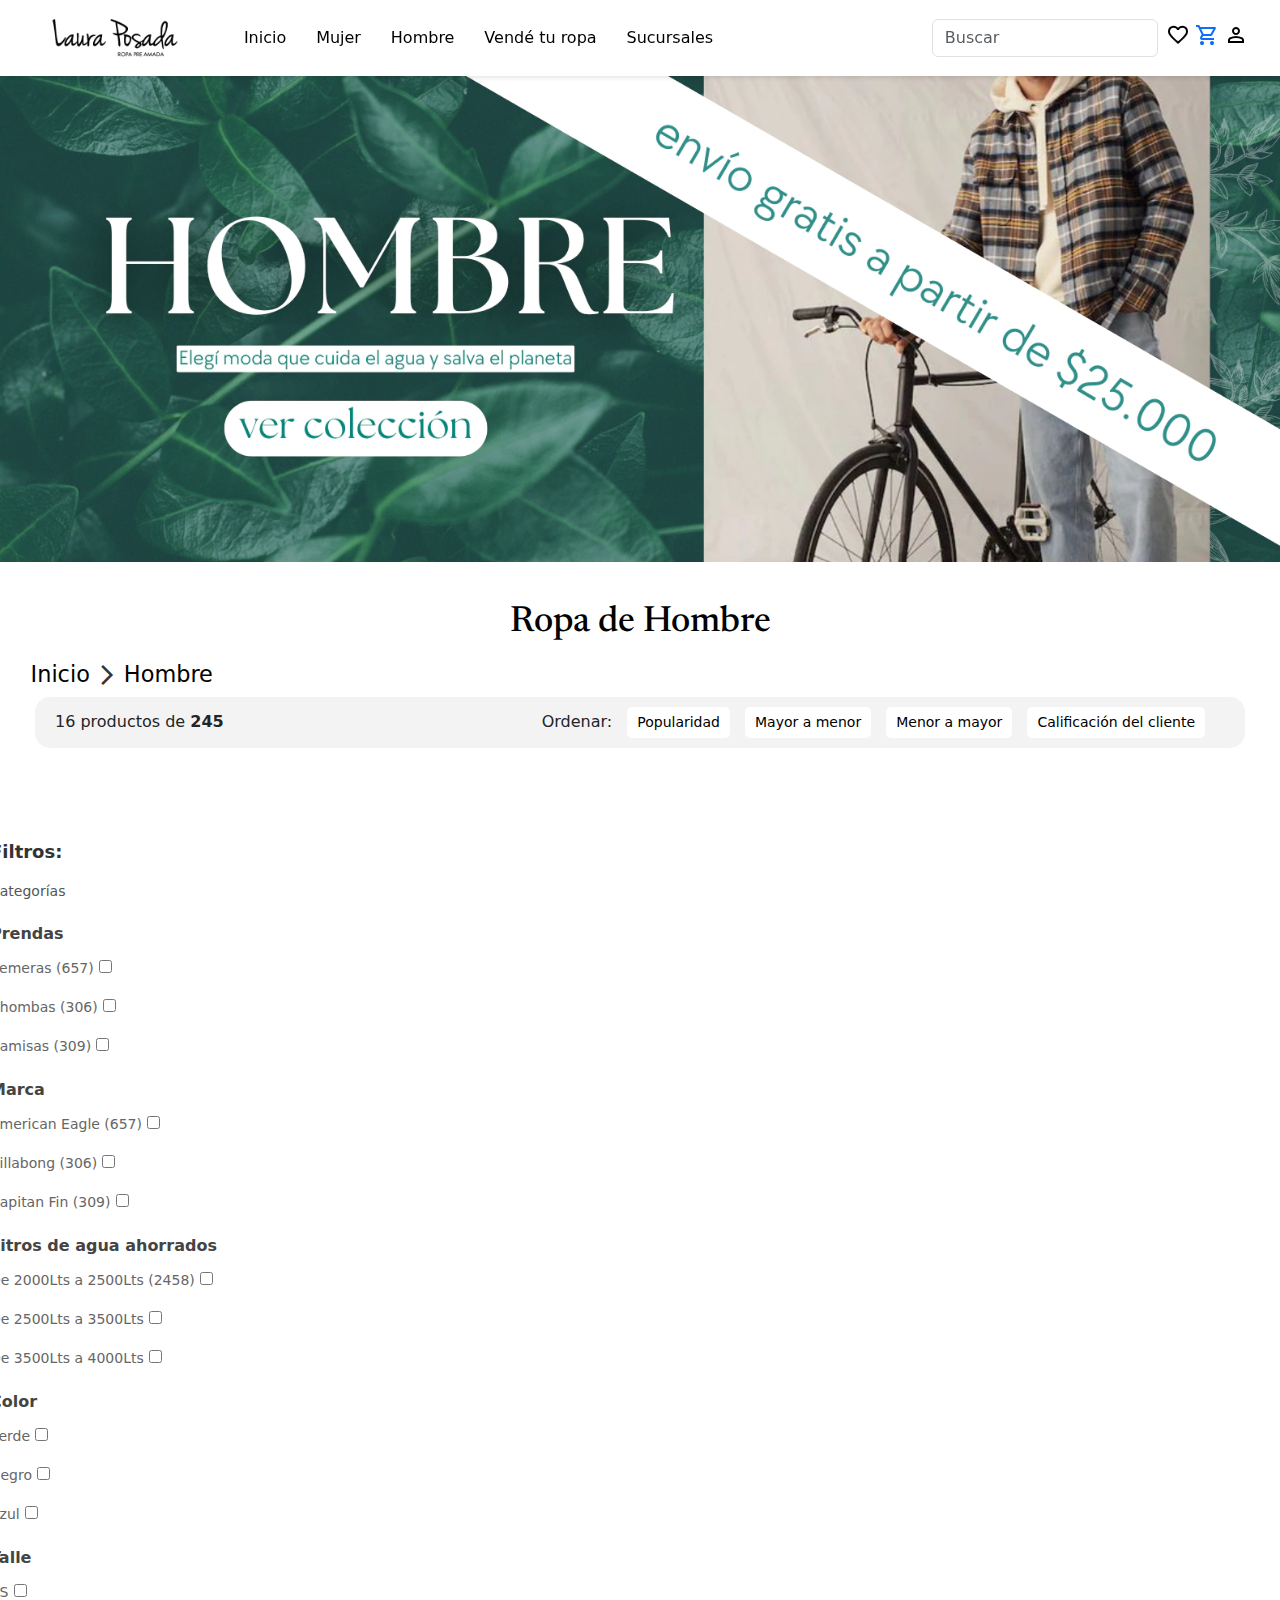
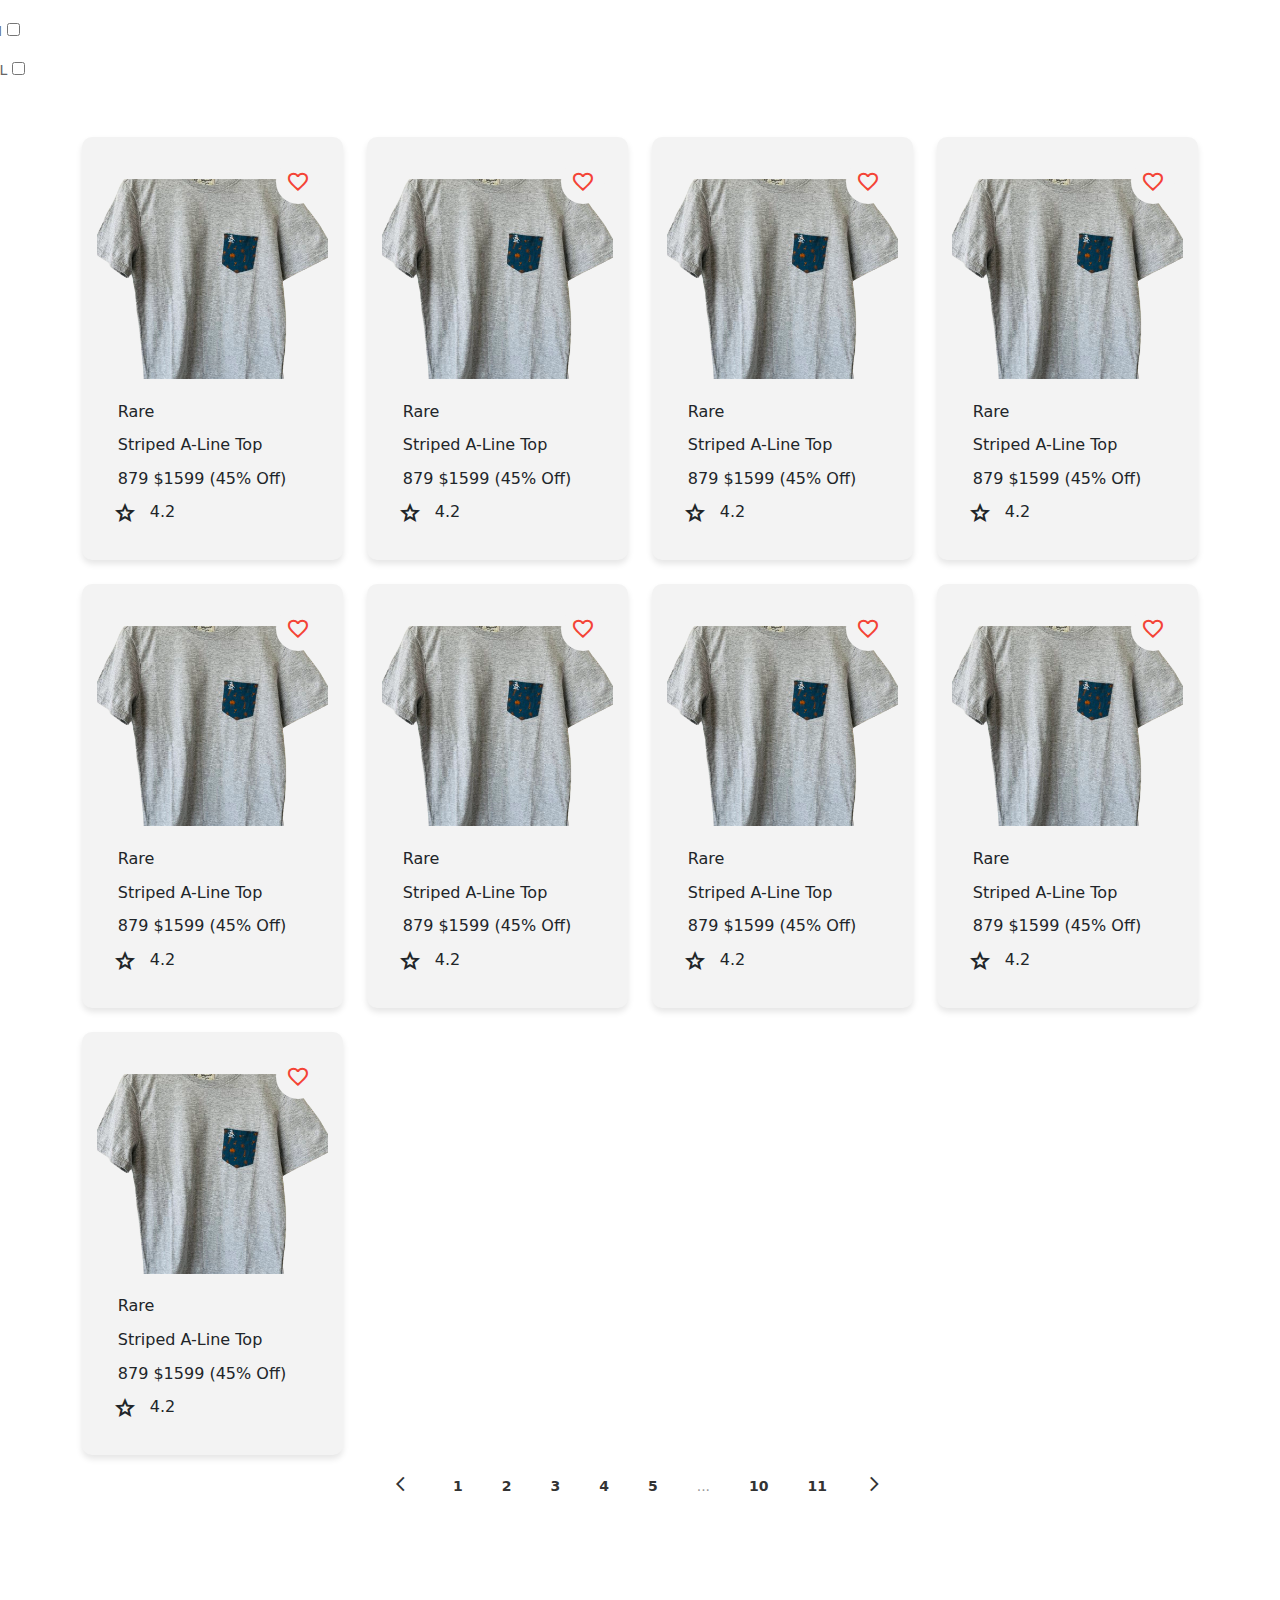
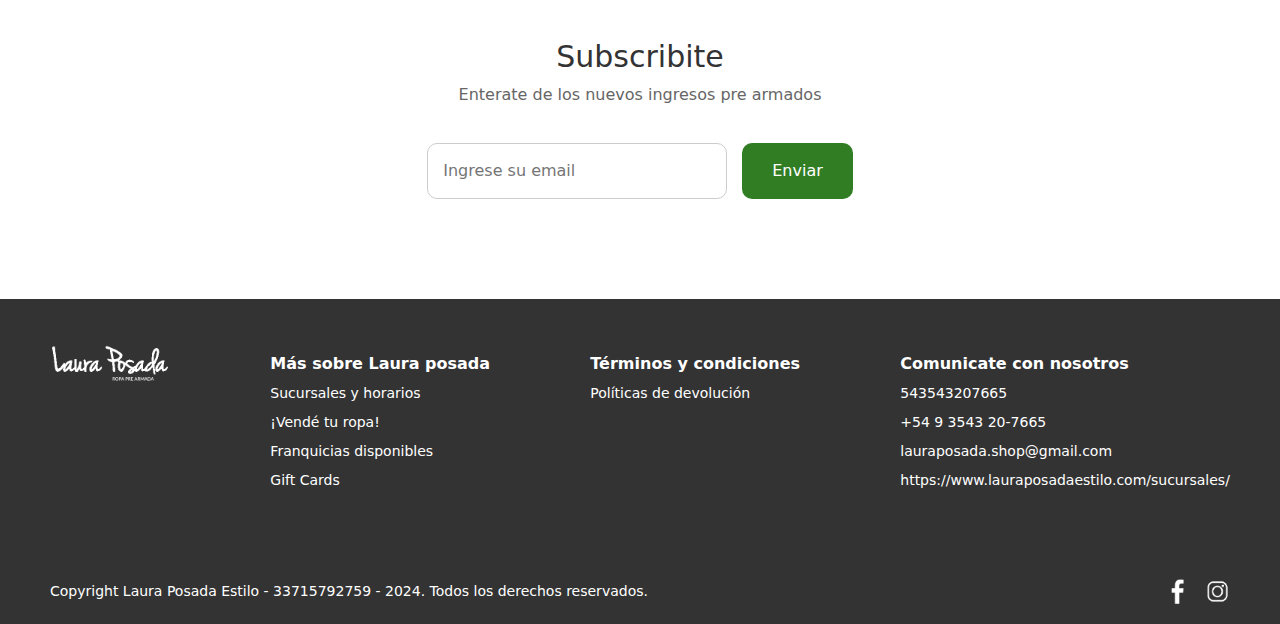
<file: Pages/hombre.html>
<!DOCTYPE html>
<html lang="en">

<head>
    <meta charset="UTF-8">
    <meta name="viewport" content="width=device-width, initial-scale=1.0">
    <title>LauraPosada | hombre</title>
    <meta name="description"
        content="Descubre la ropa de hombre en Laura Posada. Desde lo más moderno hasta lo clásico, tenemos todo lo que necesitas para lucir bien. También puedes suscribirte para obtener descuentos exclusivos.">
    <meta name="keywords"
        content="ropa hombre, moda hombre, ropa de hombre online, prendas de hombre, Laura Posada, ropa masculina, suscripción ropa hombre">

    <link href="https://cdn.jsdelivr.net/npm/bootstrap@5.3.3/dist/css/bootstrap.min.css" rel="stylesheet"
        integrity="sha384-QWTKZyjpPEjISv5WaRU9OFeRpok6YctnYmDr5pNlyT2bRjXh0JMhjY6hW+ALEwIH" crossorigin="anonymous">
    <link rel="stylesheet" href="../css/global.css">
    <link rel="stylesheet"
        href="https://fonts.googleapis.com/css2?family=Material+Symbols+Outlined:opsz,wght,FILL,GRAD@20..48,100..700,0..1,-50..200" />

    <!-- favicon -->
    <link rel="shortcut icon" href="./img/favicon-32x32.png" type="image/x-icon">
</head>

<body>
    <header>


        <a href="../index.html">
            <img class="imglaura"
                src="../img/logo-87415664-1697560641-c38d5e51bc9c6237a9c1dc69c898d2da1697560642-320-0.webp"
                alt="logo en tipografia negra con texto urbn">
        </a>


        <nav>
            <nav class="navbar navbar-expand-lg bg-body-tertiary">
                <div class="container-fluid">

                    <button class="navbar-toggler" type="button" data-bs-toggle="collapse"
                        data-bs-target="#navbarSupportedContent" aria-controls="navbarSupportedContent"
                        aria-expanded="false" aria-label="Toggle navigation">
                        <span class="navbar-toggler-icon"></span>
                    </button>
                    <div class="collapse navbar-collapse" id="navbarSupportedContent">
                        <ul class="navbar-nav me-auto mb-2 mb-lg-0">
                            <li class="nav-item">
                                <a class="nav-link active" aria-current="page" href="../index.html">Inicio</a>
                            </li>
                            <li class="nav-item">
                                <a class="nav-link active" aria-current="page" href="../Pages/mujer.html">Mujer</a>
                            </li>
                            <li class="nav-item">
                                <a class="nav-link active" aria-current="page" href="#">Hombre</a>
                            </li>
                            <li class="nav-item">
                                <a class="nav-link active" aria-current="page" href="../Pages/vendeturopa.html">Vendé tu
                                    ropa</a>
                            </li>
                            <li class="nav-item">
                                <a class="nav-link active" aria-current="page"
                                    href="../Pages/sucursales.html">Sucursales</a>
                            </li>

                        </ul>
                        <form class="d-flex" role="search">
                            <input class="form-control me-2" type="search" placeholder="Buscar" aria-label="Search">
                        </form>
                        <div class="favorito">
                            <button class="favpers"><span class="material-symbols-outlined">
                                    favorite
                                </span></button>
                            <a href=""><span class="material-symbols-outlined">
                                    shopping_cart
                                </span></a>
                            <button class="favpers"><span class="material-symbols-outlined">
                                    person
                                </span></button>
                        </div>
                    </div>
                </div>
            </nav>
        </nav>

    </header>
    <main>
        <!-- Sección productos -->
        <div class="portadasectionmujer">
            <img class="imgporthombre" src="../img/portada-hombre.webp"
                alt="imagen alusiva a ropa de hombre dividida en dos partes, a la izquierda un primer plano de ojas verdes y a la derecha un modelo posando una campera y un jean mientra sostiene una bicicleta con su mano derecha">
        </div>
        <section>
            <div class="divh1mujer">
                <h1>Ropa de Hombre</h1>
            </div>
            <div class="divcategoria">
                <p>Inicio</p>
                <span class="material-symbols-outlined">
                    arrow_forward_ios
                </span>
                <p>Hombre</p>
            </div>

            <div class="cantproductosgen">
                <div class="cantproductos cantprod">
                    <div>
                        <p>16 productos de <strong>245</strong></p>
                    </div>
                    <div class="cantproductos ordenar">
                        <p>Ordenar:</p>
                        <button>Popularidad</button>
                        <button>Mayor a menor</button>
                        <button>Menor a mayor</button>
                        <button>Calificación del cliente</button>
                    </div>
                </div>
            </div>

            <div class="divgeneral">
                <div class="divizq">
                    <div class="titfiltros">
                        <p>Filtros:</p>
                    </div>
                    <div class="gencategorias">
                        <p>Categorías</p>
                        <div class="categoria1">
                            <p class="titcat">Prendas</p>
                            <div>
                                <label for="remeras-tops">Remeras (657)</label>
                                <input type="checkbox" name="remeras-tops">
                            </div>

                            <div>
                                <label for="camisas-blusas">Chombas (306)</label>
                                <input type="checkbox" name="camisas-blusas">
                            </div>

                            <div>
                                <label for="vestidos-monos">Camisas (309)</label>
                                <input type="checkbox" name="vestidos-monos">
                            </div>
                        </div>

                        <div>
                            <p class="titcat">Marca</p>
                            <div>
                                <label for="abstracta">American Eagle (657)</label>
                                <input type="checkbox" name="abstracta">
                            </div>

                            <div>
                                <label for="acado">Billabong (306)</label>
                                <input type="checkbox" name="acado">
                            </div>

                            <div>
                                <label for="akiabara">Capitan Fin (309)</label>
                                <input type="checkbox" name="akiabara">
                            </div>

                            <div>
                                <p class="titcat">Litros de agua ahorrados</p>
                                <div>
                                    <label for="menos2500">De 2000Lts a 2500Lts (2458)</label>
                                    <input type="checkbox" name="menos2500">
                                </div>

                                <div>
                                    <label for="menos3500">De 2500Lts a 3500Lts</label>
                                    <input type="checkbox" name="menos3500">
                                </div>

                                <div>
                                    <label for="mas3500">De 3500Lts a 4000Lts</label>
                                    <input type="checkbox" name="mas3500">
                                </div>

                                <div>
                                    <p class="titcat">Color</p>
                                    <div>
                                        <label for="verde">Verde</label>
                                        <input type="checkbox" name="verde">
                                    </div>

                                    <div>
                                        <label for="rosa">Negro</label>
                                        <input type="checkbox" name="rosa">
                                    </div>

                                    <div>
                                        <label for="azul">Azul</label>
                                        <input type="checkbox" name="azul">
                                    </div>
                                </div>

                                <div>
                                    <p class="titcat">Talle</p>
                                    <div>
                                        <label for="xs">XS</label>
                                        <input type="checkbox" name="xs">
                                    </div>

                                    <div>
                                        <label for="m">M</label>
                                        <input type="checkbox" name="m">
                                    </div>

                                    <div>
                                        <label for="xl">XL</label>
                                        <input type="checkbox" name="xl">
                                    </div>
                                </div>
                            </div>

                        </div>
                    </div>
                </div>

                <div class="container divder">
                    <div class="row row-cols-1 row-cols-sm-2 row-cols-md-3 row-cols-lg-4 g-4">

                        <div class="col">
                            <div class="card">
                                <div class="imagencard1 position-relative">
                                    <img class="imgcard card-img-top" src="../img/img-hombre.webp"
                                        alt="imagen del producto en venta">
                                    <span class="material-symbols-outlined heart position-absolute top-0 end-0 m-2">
                                        favorite
                                    </span>
                                </div>
                                <div class="card-body">
                                    <p class="card-text">Rare</p>
                                    <p class="card-text">Striped A-Line Top</p>
                                    <p class="card-text">879 $1599 (45% Off)</p>
                                    <div class="starpoint d-flex align-items-center">
                                        <span class="material-symbols-outlined">
                                            star
                                        </span>
                                        <p class="starpoint ms-2">4.2</p>
                                    </div>
                                </div>
                            </div>
                        </div>

                        <div class="col">
                            <div class="card">
                                <div class="imagencard1 position-relative">
                                    <img class="imgcard card-img-top" src="../img/img-hombre.webp"
                                        alt="imagen del producto en venta">
                                    <span class="material-symbols-outlined heart position-absolute top-0 end-0 m-2">
                                        favorite
                                    </span>
                                </div>
                                <div class="card-body">
                                    <p class="card-text">Rare</p>
                                    <p class="card-text">Striped A-Line Top</p>
                                    <p class="card-text">879 $1599 (45% Off)</p>
                                    <div class="starpoint d-flex align-items-center">
                                        <span class="material-symbols-outlined">
                                            star
                                        </span>
                                        <p class="starpoint ms-2">4.2</p>
                                    </div>
                                </div>
                            </div>
                        </div>

                        <div class="col">
                            <div class="card">
                                <div class="imagencard1 position-relative">
                                    <img class="imgcard card-img-top" src="../img/img-hombre.webp"
                                        alt="imagen del producto en venta">
                                    <span class="material-symbols-outlined heart position-absolute top-0 end-0 m-2">
                                        favorite
                                    </span>
                                </div>
                                <div class="card-body">
                                    <p class="card-text">Rare</p>
                                    <p class="card-text">Striped A-Line Top</p>
                                    <p class="card-text">879 $1599 (45% Off)</p>
                                    <div class="starpoint d-flex align-items-center">
                                        <span class="material-symbols-outlined">
                                            star
                                        </span>
                                        <p class="starpoint ms-2">4.2</p>
                                    </div>
                                </div>
                            </div>
                        </div>

                        <div class="col">
                            <div class="card">
                                <div class="imagencard1 position-relative">
                                    <img class="imgcard card-img-top" src="../img/img-hombre.webp"
                                        alt="imagen del producto en venta">
                                    <span class="material-symbols-outlined heart position-absolute top-0 end-0 m-2">
                                        favorite
                                    </span>
                                </div>
                                <div class="card-body">
                                    <p class="card-text">Rare</p>
                                    <p class="card-text">Striped A-Line Top</p>
                                    <p class="card-text">879 $1599 (45% Off)</p>
                                    <div class="starpoint d-flex align-items-center">
                                        <span class="material-symbols-outlined">
                                            star
                                        </span>
                                        <p class="starpoint ms-2">4.2</p>
                                    </div>
                                </div>
                            </div>
                        </div>

                        <div class="col">
                            <div class="card">
                                <div class="imagencard1 position-relative">
                                    <img class="imgcard card-img-top" src="../img/img-hombre.webp"
                                        alt="imagen del producto en venta">
                                    <span class="material-symbols-outlined heart position-absolute top-0 end-0 m-2">
                                        favorite
                                    </span>
                                </div>
                                <div class="card-body">
                                    <p class="card-text">Rare</p>
                                    <p class="card-text">Striped A-Line Top</p>
                                    <p class="card-text">879 $1599 (45% Off)</p>
                                    <div class="starpoint d-flex align-items-center">
                                        <span class="material-symbols-outlined">
                                            star
                                        </span>
                                        <p class="starpoint ms-2">4.2</p>
                                    </div>
                                </div>
                            </div>
                        </div>

                        <div class="col">
                            <div class="card">
                                <div class="imagencard1 position-relative">
                                    <img class="imgcard card-img-top" src="../img/img-hombre.webp"
                                        alt="imagen del producto en venta">
                                    <span class="material-symbols-outlined heart position-absolute top-0 end-0 m-2">
                                        favorite
                                    </span>
                                </div>
                                <div class="card-body">
                                    <p class="card-text">Rare</p>
                                    <p class="card-text">Striped A-Line Top</p>
                                    <p class="card-text">879 $1599 (45% Off)</p>
                                    <div class="starpoint d-flex align-items-center">
                                        <span class="material-symbols-outlined">
                                            star
                                        </span>
                                        <p class="starpoint ms-2">4.2</p>
                                    </div>
                                </div>
                            </div>
                        </div>

                        <div class="col">
                            <div class="card">
                                <div class="imagencard1 position-relative">
                                    <img class="imgcard card-img-top" src="../img/img-hombre.webp"
                                        alt="imagen del producto en venta">
                                    <span class="material-symbols-outlined heart position-absolute top-0 end-0 m-2">
                                        favorite
                                    </span>
                                </div>
                                <div class="card-body">
                                    <p class="card-text">Rare</p>
                                    <p class="card-text">Striped A-Line Top</p>
                                    <p class="card-text">879 $1599 (45% Off)</p>
                                    <div class="starpoint d-flex align-items-center">
                                        <span class="material-symbols-outlined">
                                            star
                                        </span>
                                        <p class="starpoint ms-2">4.2</p>
                                    </div>
                                </div>
                            </div>
                        </div>

                        <div class="col">
                            <div class="card">
                                <div class="imagencard1 position-relative">
                                    <img class="imgcard card-img-top" src="../img/img-hombre.webp"
                                        alt="imagen del producto en venta">
                                    <span class="material-symbols-outlined heart position-absolute top-0 end-0 m-2">
                                        favorite
                                    </span>
                                </div>
                                <div class="card-body">
                                    <p class="card-text">Rare</p>
                                    <p class="card-text">Striped A-Line Top</p>
                                    <p class="card-text">879 $1599 (45% Off)</p>
                                    <div class="starpoint d-flex align-items-center">
                                        <span class="material-symbols-outlined">
                                            star
                                        </span>
                                        <p class="starpoint ms-2">4.2</p>
                                    </div>
                                </div>
                            </div>
                        </div>

                        <div class="col">
                            <div class="card">
                                <div class="imagencard1 position-relative">
                                    <img class="imgcard card-img-top" src="../img/img-hombre.webp"
                                        alt="imagen del producto en venta">
                                    <span class="material-symbols-outlined heart position-absolute top-0 end-0 m-2">
                                        favorite
                                    </span>
                                </div>
                                <div class="card-body">
                                    <p class="card-text">Rare</p>
                                    <p class="card-text">Striped A-Line Top</p>
                                    <p class="card-text">879 $1599 (45% Off)</p>
                                    <div class="starpoint d-flex align-items-center">
                                        <span class="material-symbols-outlined">
                                            star
                                        </span>
                                        <p class="starpoint ms-2">4.2</p>
                                    </div>
                                </div>
                            </div>
                        </div>

                    </div>

                    <div class="divpages">
                        <nav aria-label="Page navigation">
                            <ul class="pagination justify-content-center">
                                <!-- Página anterior -->
                                <li class="page-item">
                                    <a class="page-link" href="#" aria-label="Previous">
                                        <span class="material-symbols-outlined">
                                            arrow_back_ios
                                        </span>
                                    </a>
                                </li>

                                <!-- Páginas -->
                                <li class="page-item"><a class="page-link" href="#">1</a></li>
                                <li class="page-item"><a class="page-link" href="#">2</a></li>
                                <li class="page-item"><a class="page-link" href="#">3</a></li>
                                <li class="page-item"><a class="page-link" href="#">4</a></li>
                                <li class="page-item"><a class="page-link" href="#">5</a></li>

                                <!-- Páginas con puntos -->
                                <li class="page-item disabled"><span class="page-link">...</span></li>

                                <!-- Páginas siguientes -->
                                <li class="page-item"><a class="page-link" href="#">10</a></li>
                                <li class="page-item"><a class="page-link" href="#">11</a></li>

                                <!-- Página siguiente -->
                                <li class="page-item">
                                    <a class="page-link" href="#" aria-label="Next">
                                        <span class="material-symbols-outlined">
                                            arrow_forward_ios
                                        </span>
                                    </a>
                                </li>
                            </ul>
                        </nav>
                    </div>
                </div>
            </div>



        </section>
        <!-- Sección Suscripción -->
        <section>
            <div class="suscripcion">
                <div class="textsuscripcion">
                    <h5>Subscribite</h5>
                    <p>Enterate de los nuevos ingresos pre armados</p>
                </div>
                <form class="entradatsuscripcion">
                    <input type="text" placeholder="Ingrese su email">
                    <button type="submit">Enviar</button>
                </form>
            </div>
        </section>

    </main>

    <!-- Footer -->
    <footer>
        <div class="footer">
            <div>
                <img class="imglaura1" src="../img/logoblanco.png" alt="logo laura posada">
            </div>
            <div class="conttextfooter">
                <h6>Más sobre Laura posada</h6>
                <a href="">Sucursales y horarios</a>
                <a href="">¡Vendé tu ropa!</a>
                <a href="">Franquicias disponibles</a>
                <a href="">Gift Cards</a>
            </div>

            <div class="conttextfooter">
                <h6>Términos y condiciones</h6>
                <a href="">Políticas de devolución</a>
            </div>

            <div class="conttextfooter">
                <h6>Comunicate con nosotros</h6>
                <a href="">543543207665</a>
                <a href="">+54 9 3543 20-7665</a>
                <a href="">lauraposada.shop@gmail.com</a>
                <a href="">https://www.lauraposadaestilo.com/sucursales/</a>
            </div>
        </div>
        <div class="copiredes">
            <div>
                <p>Copyright Laura Posada Estilo - 33715792759 - 2024. Todos los derechos reservados.</p>
            </div>
            <div class="redes">
                <a class="iconredes" href=""><img src="../img/face.png" alt="icono facebook"></a>
                <a class="iconredes" href=""><img src="../img/insta.png" alt="icono instagram"></a>
            </div>
        </div>
    </footer>
    <script src="https://cdn.jsdelivr.net/npm/bootstrap@5.3.3/dist/js/bootstrap.bundle.min.js"
        integrity="sha384-YvpcrYf0tY3lHB60NNkmXc5s9fDVZLESaAA55NDzOxhy9GkcIdslK1eN7N6jIeHz"
        crossorigin="anonymous"></script>
</body>

</html>
</file>
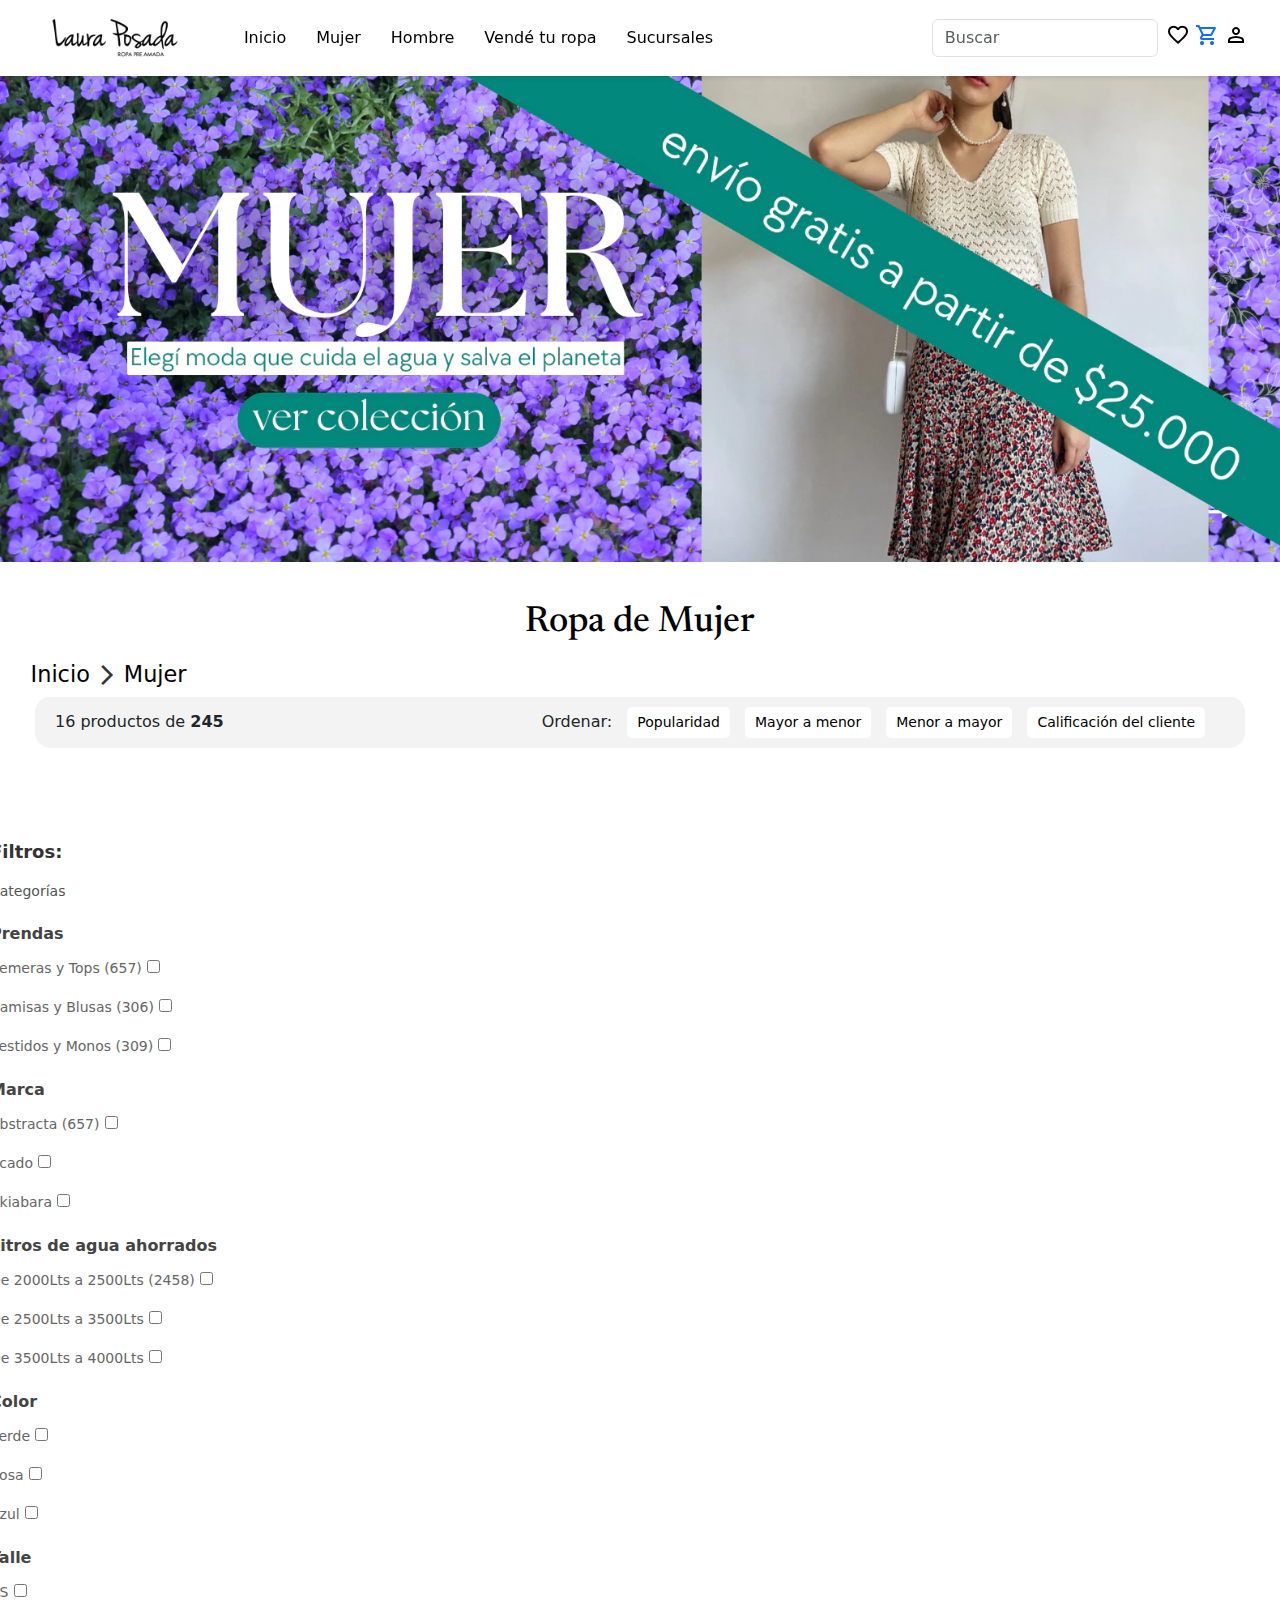
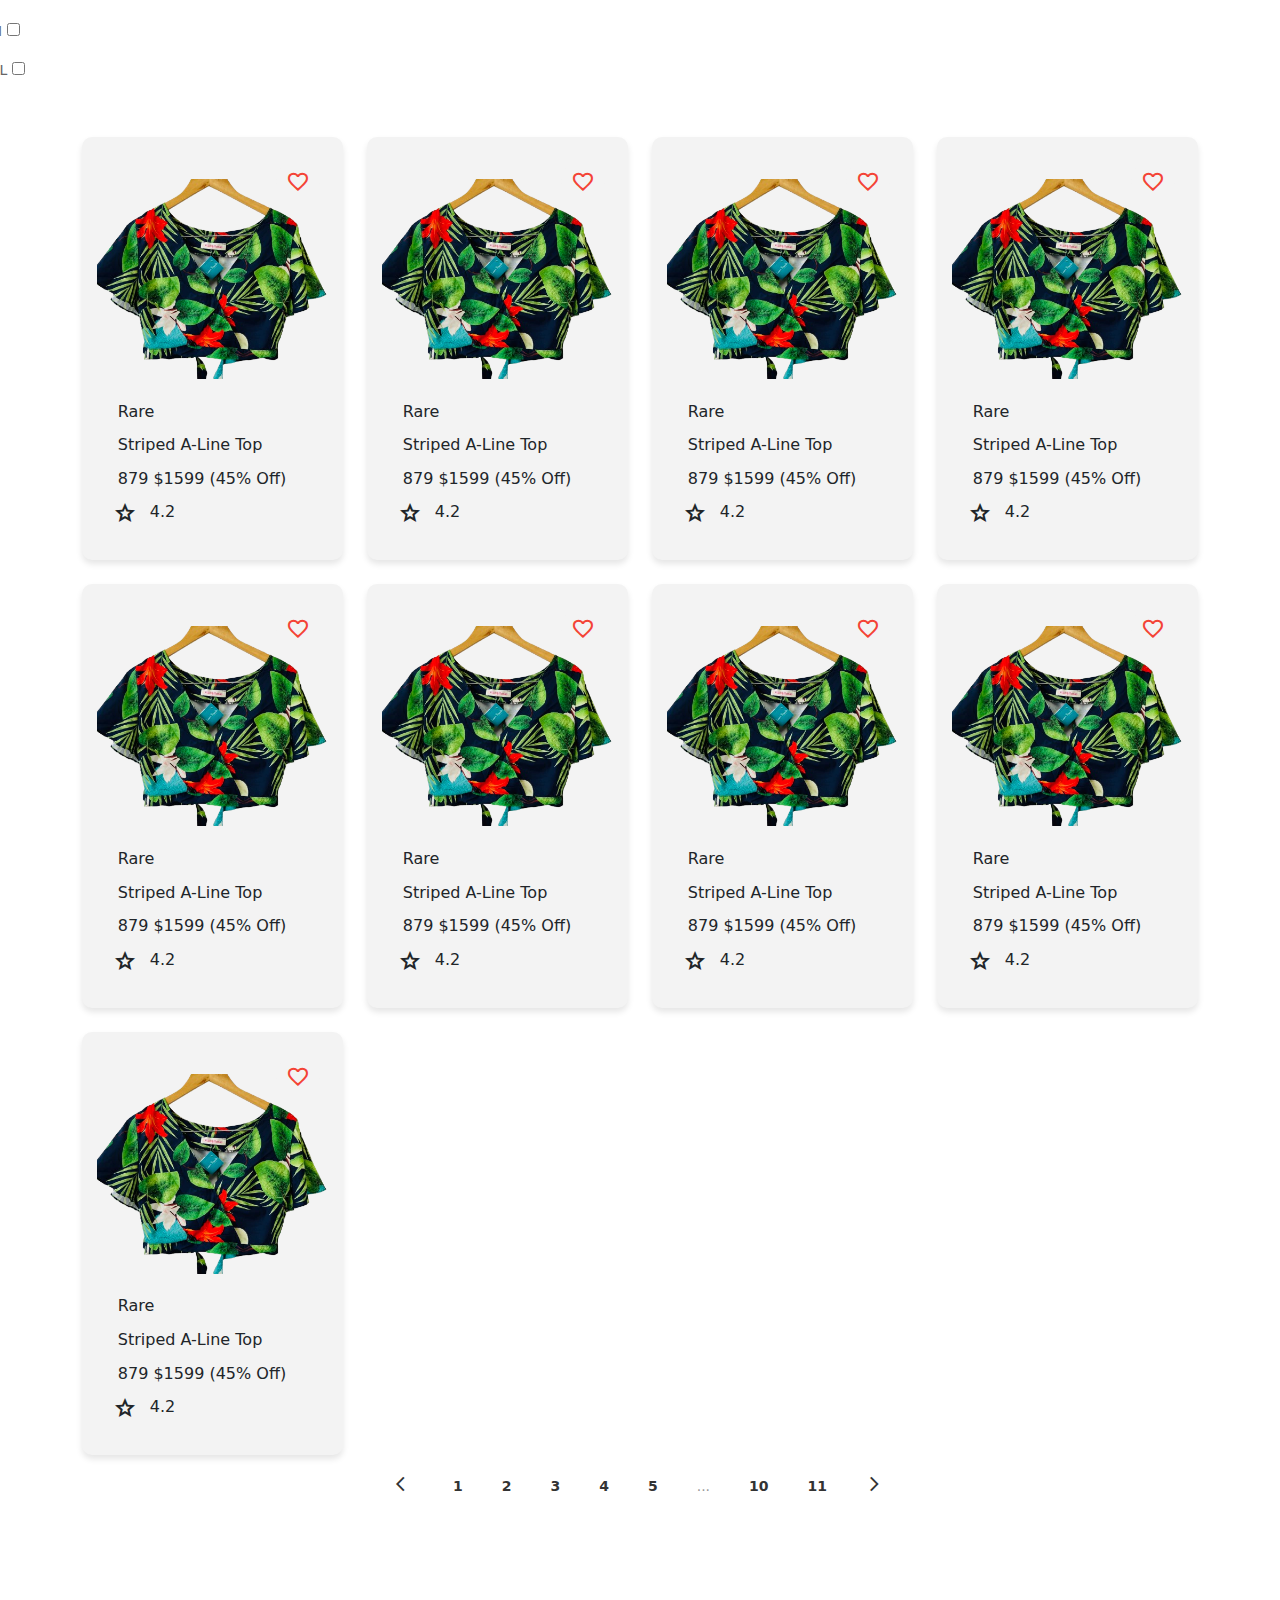
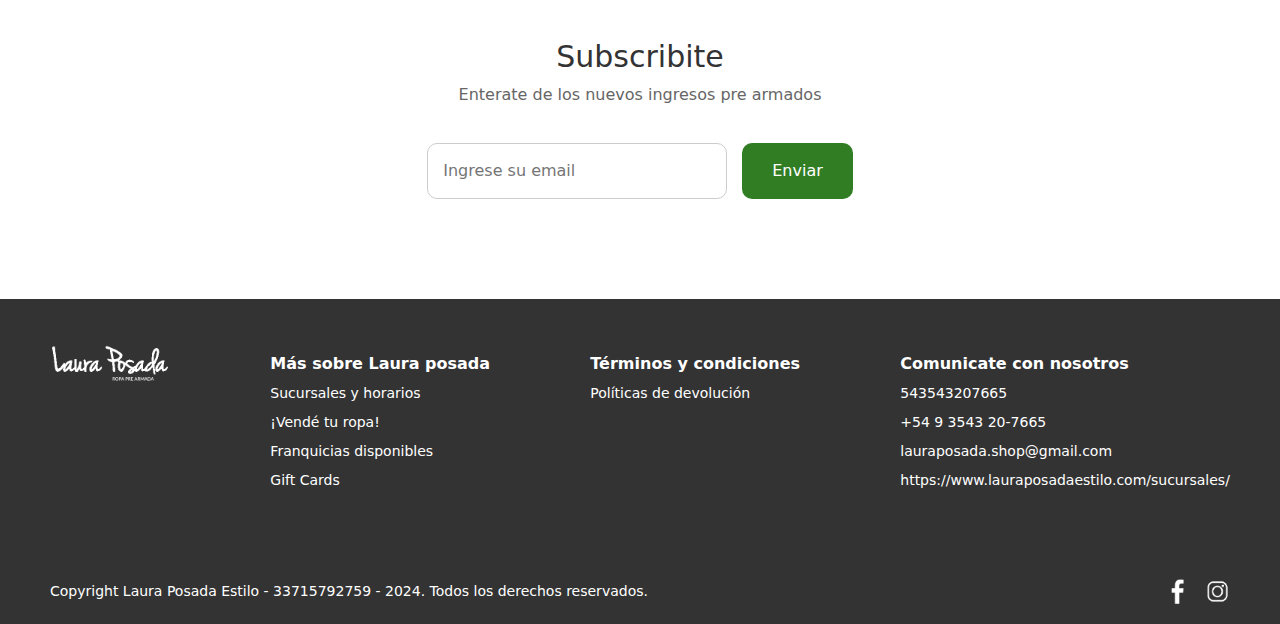
<file: Pages/mujer.html>
<!DOCTYPE html>
<html lang="en">

<head>
    <meta charset="UTF-8">
    <meta name="viewport" content="width=device-width, initial-scale=1.0">
    <title>LauraPosada | mujer</title>
    <meta name="description"
        content="Compra ropa de mujer de calidad en Laura Posada. Encuentra prendas únicas y accesibles para todos los gustos. Además, suscríbete para recibir descuentos exclusivos.">
    <meta name="keywords"
        content="ropa mujer, moda mujer, ropa de mujer online, prendas de mujer, Laura Posada, ropa accesible, tendencias mujer, suscripción ropa mujer">

    <link href="https://cdn.jsdelivr.net/npm/bootstrap@5.3.3/dist/css/bootstrap.min.css" rel="stylesheet"
        integrity="sha384-QWTKZyjpPEjISv5WaRU9OFeRpok6YctnYmDr5pNlyT2bRjXh0JMhjY6hW+ALEwIH" crossorigin="anonymous">

    <link rel="stylesheet" href="../css/global.css">
    <link rel="stylesheet"
        href="https://fonts.googleapis.com/css2?family=Material+Symbols+Outlined:opsz,wght,FILL,GRAD@20..48,100..700,0..1,-50..200" />

    <!-- favicon -->
    <link rel="shortcut icon" href="./img/favicon-32x32.png" type="image/x-icon">
</head>

<body>
    <header>


        <a href="../index.html">
            <img class="imglaura"
                src="../img/logo-87415664-1697560641-c38d5e51bc9c6237a9c1dc69c898d2da1697560642-320-0.webp"
                alt="logo en tipografia negra con texto urbn">
        </a>


        <nav>
            <nav class="navbar navbar-expand-lg bg-body-tertiary">
                <div class="container-fluid">

                    <button class="navbar-toggler" type="button" data-bs-toggle="collapse"
                        data-bs-target="#navbarSupportedContent" aria-controls="navbarSupportedContent"
                        aria-expanded="false" aria-label="Toggle navigation">
                        <span class="navbar-toggler-icon"></span>
                    </button>
                    <div class="collapse navbar-collapse" id="navbarSupportedContent">
                        <ul class="navbar-nav me-auto mb-2 mb-lg-0">
                            <li class="nav-item">
                                <a class="nav-link active" aria-current="page" href="../index.html">Inicio</a>
                            </li>
                            <li class="nav-item">
                                <a class="nav-link active" aria-current="page" href="#">Mujer</a>
                            </li>
                            <li class="nav-item">
                                <a class="nav-link active" aria-current="page" href="../Pages/hombre.html">Hombre</a>
                            </li>
                            <li class="nav-item">
                                <a class="nav-link active" aria-current="page" href="../Pages/vendeturopa.html">Vendé tu
                                    ropa</a>
                            </li>
                            <li class="nav-item">
                                <a class="nav-link active" aria-current="page"
                                    href="../Pages/sucursales.html">Sucursales</a>
                            </li>

                        </ul>
                        <form class="d-flex" role="search">
                            <input class="form-control me-2" type="search" placeholder="Buscar" aria-label="Search">
                        </form>
                        <div class="favorito">
                            <button class="favpers"><span class="material-symbols-outlined">
                                    favorite
                                </span></button>
                            <a href=""><span class="material-symbols-outlined">
                                    shopping_cart
                                </span></a>
                            <button class="favpers"><span class="material-symbols-outlined">
                                    person
                                </span></button>
                        </div>
                    </div>
                </div>
            </nav>
        </nav>

    </header>
    <main>
        <!-- Sección productos -->

        <section>
            <div class="portadasectionmujer">
                <img class="imgportmujer" src="../img/portada-mujer.webp"
                    alt="imagen alusiva a ropa de mujer dividida en dos partes, a la izquierda flores violeta, a la derecha una modelo posando con un sweter y un vestido">
            </div>
            <div class="divh1mujer">
                <h1>Ropa de Mujer</h1>
            </div>
            <div class="divcategoria">
                <p>Inicio</p>
                <span class="material-symbols-outlined">
                    arrow_forward_ios
                </span>
                <p>Mujer</p>
            </div>

            <div class="cantproductosgen">
                <div class="cantproductos cantprod">
                    <div>
                        <p>16 productos de <strong>245</strong></p>
                    </div>
                    <div class="cantproductos ordenar">
                        <p>Ordenar:</p>
                        <button>Popularidad</button>
                        <button>Mayor a menor</button>
                        <button>Menor a mayor</button>
                        <button>Calificación del cliente</button>
                    </div>
                </div>
            </div>


            <div class="divgeneral">

            
                <div class="divizq">
                    <div class="titfiltros">
                        <p>Filtros:</p>
                    </div>
                    <div class="gencategorias">
                        <p>Categorías</p>
                        <div class="categoria1">
                            <p class="titcat">Prendas</p>
                            <div>
                                <label for="remeras-tops">Remeras y Tops (657)</label>
                                <input type="checkbox" name="remeras-tops">
                            </div>

                            <div>
                                <label for="camisas-blusas">Camisas y Blusas (306)</label>
                                <input type="checkbox" name="camisas-blusas">
                            </div>

                            <div>
                                <label for="vestidos-monos">Vestidos y Monos (309)</label>
                                <input type="checkbox" name="vestidos-monos">
                            </div>
                        </div>

                        <div>
                            <p class="titcat">Marca</p>
                            <div>
                                <label for="abstracta">Abstracta (657)</label>
                                <input type="checkbox" name="abstracta">
                            </div>

                            <div>
                                <label for="acado">Acado</label>
                                <input type="checkbox" name="acado">
                            </div>

                            <div>
                                <label for="akiabara">Akiabara</label>
                                <input type="checkbox" name="akiabara">
                            </div>

                            <div>
                                <p class="titcat">Litros de agua ahorrados</p>
                                <div>
                                    <label for="menos2500">De 2000Lts a 2500Lts (2458)</label>
                                    <input type="checkbox" name="menos2500">
                                </div>

                                <div>
                                    <label for="menos3500">De 2500Lts a 3500Lts</label>
                                    <input type="checkbox" name="menos3500">
                                </div>

                                <div>
                                    <label for="mas3500">De 3500Lts a 4000Lts</label>
                                    <input type="checkbox" name="mas3500">
                                </div>

                                <div>
                                    <p class="titcat">Color</p>
                                    <div>
                                        <label for="verde">Verde</label>
                                        <input type="checkbox" name="verde">
                                    </div>

                                    <div>
                                        <label for="rosa">Rosa</label>
                                        <input type="checkbox" name="rosa">
                                    </div>

                                    <div>
                                        <label for="azul">Azul</label>
                                        <input type="checkbox" name="azul">
                                    </div>
                                </div>

                                <div>
                                    <p class="titcat">Talle</p>
                                    <div>
                                        <label for="xs">XS</label>
                                        <input type="checkbox" name="xs">
                                    </div>

                                    <div>
                                        <label for="m">M</label>
                                        <input type="checkbox" name="m">
                                    </div>

                                    <div>
                                        <label for="xl">XL</label>
                                        <input type="checkbox" name="xl">
                                    </div>
                                </div>
                            </div>

                        </div>
                    </div>
                </div>

                <div class="container divder">
                    <div class="row row-cols-1 row-cols-sm-2 row-cols-md-3 row-cols-lg-4 g-4">

                        <div class="col">
                            <div class="card">
                                <div class="imagencard1 position-relative">
                                    <img class="imgcard card-img-top" src="../img/img-ropamujer.webp"
                                        alt="imagen del producto en venta">
                                    <span class="material-symbols-outlined heart position-absolute top-0 end-0 m-2">
                                        favorite
                                    </span>
                                </div>
                                <div class="card-body">
                                    <p class="card-text">Rare</p>
                                    <p class="card-text">Striped A-Line Top</p>
                                    <p class="card-text">879 $1599 (45% Off)</p>
                                    <div class="starpoint d-flex align-items-center">
                                        <span class="material-symbols-outlined">
                                            star
                                        </span>
                                        <p class="starpoint ms-2">4.2</p>
                                    </div>
                                </div>
                            </div>
                        </div>

                        <div class="col">
                            <div class="card">
                                <div class="imagencard1 position-relative">
                                    <img class="imgcard card-img-top" src="../img/img-ropamujer.webp"
                                        alt="imagen del producto en venta">
                                    <span class="material-symbols-outlined heart position-absolute top-0 end-0 m-2">
                                        favorite
                                    </span>
                                </div>
                                <div class="card-body">
                                    <p class="card-text">Rare</p>
                                    <p class="card-text">Striped A-Line Top</p>
                                    <p class="card-text">879 $1599 (45% Off)</p>
                                    <div class="starpoint d-flex align-items-center">
                                        <span class="material-symbols-outlined">
                                            star
                                        </span>
                                        <p class="starpoint ms-2">4.2</p>
                                    </div>
                                </div>
                            </div>
                        </div>

                        <div class="col">
                            <div class="card">
                                <div class="imagencard1 position-relative">
                                    <img class="imgcard card-img-top" src="../img/img-ropamujer.webp"
                                        alt="imagen del producto en venta">
                                    <span class="material-symbols-outlined heart position-absolute top-0 end-0 m-2">
                                        favorite
                                    </span>
                                </div>
                                <div class="card-body">
                                    <p class="card-text">Rare</p>
                                    <p class="card-text">Striped A-Line Top</p>
                                    <p class="card-text">879 $1599 (45% Off)</p>
                                    <div class="starpoint d-flex align-items-center">
                                        <span class="material-symbols-outlined">
                                            star
                                        </span>
                                        <p class="starpoint ms-2">4.2</p>
                                    </div>
                                </div>
                            </div>
                        </div>

                        <div class="col">
                            <div class="card">
                                <div class="imagencard1 position-relative">
                                    <img class="imgcard card-img-top" src="../img/img-ropamujer.webp"
                                        alt="imagen del producto en venta">
                                    <span class="material-symbols-outlined heart position-absolute top-0 end-0 m-2">
                                        favorite
                                    </span>
                                </div>
                                <div class="card-body">
                                    <p class="card-text">Rare</p>
                                    <p class="card-text">Striped A-Line Top</p>
                                    <p class="card-text">879 $1599 (45% Off)</p>
                                    <div class="starpoint d-flex align-items-center">
                                        <span class="material-symbols-outlined">
                                            star
                                        </span>
                                        <p class="starpoint ms-2">4.2</p>
                                    </div>
                                </div>
                            </div>
                        </div>

                        <div class="col">
                            <div class="card">
                                <div class="imagencard1 position-relative">
                                    <img class="imgcard card-img-top" src="../img/img-ropamujer.webp"
                                        alt="imagen del producto en venta">
                                    <span class="material-symbols-outlined heart position-absolute top-0 end-0 m-2">
                                        favorite
                                    </span>
                                </div>
                                <div class="card-body">
                                    <p class="card-text">Rare</p>
                                    <p class="card-text">Striped A-Line Top</p>
                                    <p class="card-text">879 $1599 (45% Off)</p>
                                    <div class="starpoint d-flex align-items-center">
                                        <span class="material-symbols-outlined">
                                            star
                                        </span>
                                        <p class="starpoint ms-2">4.2</p>
                                    </div>
                                </div>
                            </div>
                        </div>

                        <div class="col">
                            <div class="card">
                                <div class="imagencard1 position-relative">
                                    <img class="imgcard card-img-top" src="../img/img-ropamujer.webp"
                                        alt="imagen del producto en venta">
                                    <span class="material-symbols-outlined heart position-absolute top-0 end-0 m-2">
                                        favorite
                                    </span>
                                </div>
                                <div class="card-body">
                                    <p class="card-text">Rare</p>
                                    <p class="card-text">Striped A-Line Top</p>
                                    <p class="card-text">879 $1599 (45% Off)</p>
                                    <div class="starpoint d-flex align-items-center">
                                        <span class="material-symbols-outlined">
                                            star
                                        </span>
                                        <p class="starpoint ms-2">4.2</p>
                                    </div>
                                </div>
                            </div>
                        </div>

                        <div class="col">
                            <div class="card">
                                <div class="imagencard1 position-relative">
                                    <img class="imgcard card-img-top" src="../img/img-ropamujer.webp"
                                        alt="imagen del producto en venta">
                                    <span class="material-symbols-outlined heart position-absolute top-0 end-0 m-2">
                                        favorite
                                    </span>
                                </div>
                                <div class="card-body">
                                    <p class="card-text">Rare</p>
                                    <p class="card-text">Striped A-Line Top</p>
                                    <p class="card-text">879 $1599 (45% Off)</p>
                                    <div class="starpoint d-flex align-items-center">
                                        <span class="material-symbols-outlined">
                                            star
                                        </span>
                                        <p class="starpoint ms-2">4.2</p>
                                    </div>
                                </div>
                            </div>
                        </div>

                        <div class="col">
                            <div class="card">
                                <div class="imagencard1 position-relative">
                                    <img class="imgcard card-img-top" src="../img/img-ropamujer.webp"
                                        alt="imagen del producto en venta">
                                    <span class="material-symbols-outlined heart position-absolute top-0 end-0 m-2">
                                        favorite
                                    </span>
                                </div>
                                <div class="card-body">
                                    <p class="card-text">Rare</p>
                                    <p class="card-text">Striped A-Line Top</p>
                                    <p class="card-text">879 $1599 (45% Off)</p>
                                    <div class="starpoint d-flex align-items-center">
                                        <span class="material-symbols-outlined">
                                            star
                                        </span>
                                        <p class="starpoint ms-2">4.2</p>
                                    </div>
                                </div>
                            </div>
                        </div>

                        <div class="col">
                            <div class="card">
                                <div class="imagencard1 position-relative">
                                    <img class="imgcard card-img-top" src="../img/img-ropamujer.webp"
                                        alt="imagen del producto en venta">
                                    <span class="material-symbols-outlined heart position-absolute top-0 end-0 m-2">
                                        favorite
                                    </span>
                                </div>
                                <div class="card-body">
                                    <p class="card-text">Rare</p>
                                    <p class="card-text">Striped A-Line Top</p>
                                    <p class="card-text">879 $1599 (45% Off)</p>
                                    <div class="starpoint d-flex align-items-center">
                                        <span class="material-symbols-outlined">
                                            star
                                        </span>
                                        <p class="starpoint ms-2">4.2</p>
                                    </div>
                                </div>
                            </div>
                        </div>

                    </div>


                    <div class="divpages">
                        <nav aria-label="Page navigation">
                            <ul class="pagination justify-content-center">
                                <!-- Página anterior -->
                                <li class="page-item">
                                    <a class="page-link" href="#" aria-label="Previous">
                                        <span class="material-symbols-outlined">
                                            arrow_back_ios
                                        </span>
                                    </a>
                                </li>

                                <!-- Páginas -->
                                <li class="page-item"><a class="page-link" href="#">1</a></li>
                                <li class="page-item"><a class="page-link" href="#">2</a></li>
                                <li class="page-item"><a class="page-link" href="#">3</a></li>
                                <li class="page-item"><a class="page-link" href="#">4</a></li>
                                <li class="page-item"><a class="page-link" href="#">5</a></li>

                                <!-- Páginas con puntos -->
                                <li class="page-item disabled"><span class="page-link">...</span></li>

                                <!-- Páginas siguientes -->
                                <li class="page-item"><a class="page-link" href="#">10</a></li>
                                <li class="page-item"><a class="page-link" href="#">11</a></li>

                                <!-- Página siguiente -->
                                <li class="page-item">
                                    <a class="page-link" href="#" aria-label="Next">
                                        <span class="material-symbols-outlined">
                                            arrow_forward_ios
                                        </span>
                                    </a>
                                </li>
                            </ul>
                        </nav>
                    </div>
                </div>
            </div>



        </section>
        <!-- Sección Suscripción -->
        <section>
            <div class="suscripcion">
                <div class="textsuscripcion">
                    <h5>Subscribite</h5>
                    <p>Enterate de los nuevos ingresos pre armados</p>
                </div>
                <form class="entradatsuscripcion">
                    <input type="text" placeholder="Ingrese su email">
                    <button type="submit">Enviar</button>
                </form>
            </div>
        </section>

    </main>

    <!-- Footer -->
    <footer>
        <div class="footer">
            <div>
                <img class="imglaura1" src="../img/logoblanco.png" alt="logo laura posada">
            </div>
            <div class="conttextfooter">
                <h6>Más sobre Laura posada</h6>
                <a href="">Sucursales y horarios</a>
                <a href="">¡Vendé tu ropa!</a>
                <a href="">Franquicias disponibles</a>
                <a href="">Gift Cards</a>
            </div>

            <div class="conttextfooter">
                <h6>Términos y condiciones</h6>
                <a href="">Políticas de devolución</a>
            </div>

            <div class="conttextfooter">
                <h6>Comunicate con nosotros</h6>
                <a href="">543543207665</a>
                <a href="">+54 9 3543 20-7665</a>
                <a href="">lauraposada.shop@gmail.com</a>
                <a href="">https://www.lauraposadaestilo.com/sucursales/</a>
            </div>
        </div>
        <div class="copiredes">
            <div>
                <p>Copyright Laura Posada Estilo - 33715792759 - 2024. Todos los derechos reservados.</p>
            </div>
            <div class="redes">
                <a class="iconredes" href=""><img src="../img/face.png" alt="icono facebook"></a>
                <a class="iconredes" href=""><img src="../img/insta.png" alt="icono instagram"></a>
            </div>
        </div>
    </footer>

    <script src="https://cdn.jsdelivr.net/npm/bootstrap@5.3.3/dist/js/bootstrap.bundle.min.js"
        integrity="sha384-YvpcrYf0tY3lHB60NNkmXc5s9fDVZLESaAA55NDzOxhy9GkcIdslK1eN7N6jIeHz"
        crossorigin="anonymous"></script>

</body>

</html>
</file>
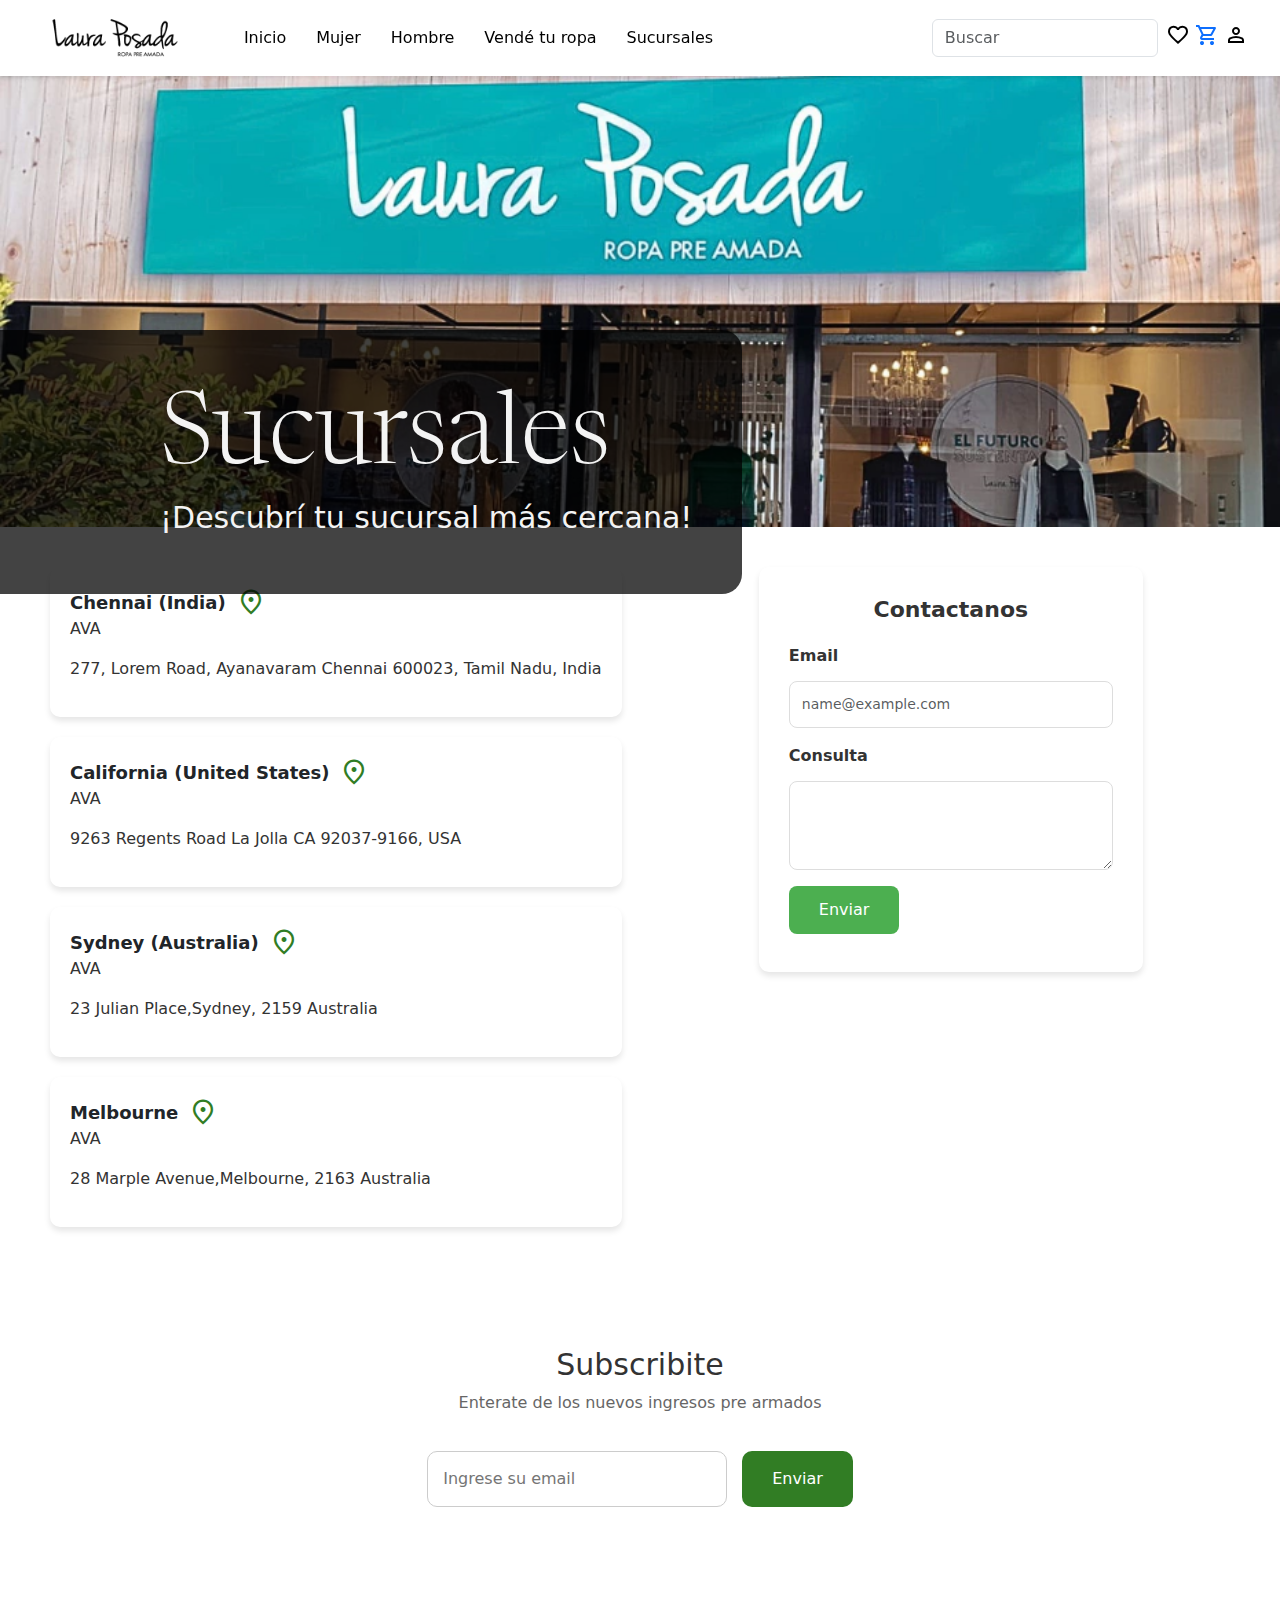
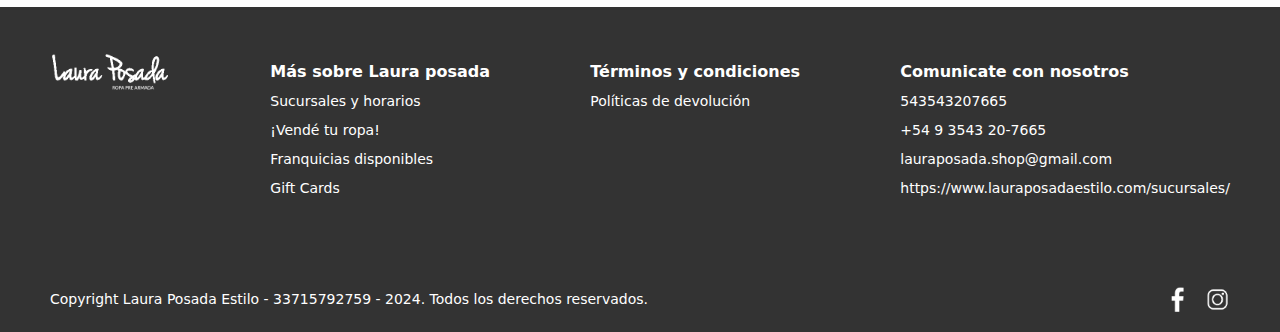
<file: Pages/sucursales.html>
<!DOCTYPE html>
<html lang="en">

<head>
    <meta charset="UTF-8">
    <meta name="viewport" content="width=device-width, initial-scale=1.0">
    <title>LauraPosada | sucursales</title>
    <meta name="description" content="Encuentra las sucursales de Laura Posada cerca de ti. Visítanos en diferentes ubicaciones para vender tu ropa y obtener el mejor servicio. También puedes contactarnos a través del formulario y suscribirte para obtener descuentos.">
    <meta name="keywords" content="sucursales Laura Posada, tiendas de ropa, vender ropa en tienda, ubicación Laura Posada, contacto Laura Posada, ropa de segunda mano, suscripción tienda ropa">

    <link href="https://cdn.jsdelivr.net/npm/bootstrap@5.3.3/dist/css/bootstrap.min.css" rel="stylesheet"
        integrity="sha384-QWTKZyjpPEjISv5WaRU9OFeRpok6YctnYmDr5pNlyT2bRjXh0JMhjY6hW+ALEwIH" crossorigin="anonymous">

    <link rel="stylesheet"
        href="https://fonts.googleapis.com/css2?family=Material+Symbols+Outlined:opsz,wght,FILL,GRAD@20..48,100..700,0..1,-50..200" />

    <!-- favicon -->
    <link rel="shortcut icon" href="./img/favicon-32x32.png" type="image/x-icon">

    <link rel="stylesheet" href="../css/global.css">
</head>


<body>
    <header>


        <a href="../index.html">
            <img class="imglaura"
                src="../img/logo-87415664-1697560641-c38d5e51bc9c6237a9c1dc69c898d2da1697560642-320-0.webp"
                alt="logo en tipografia negra con texto urbn">
        </a>


        <nav>
            <nav class="navbar navbar-expand-lg bg-body-tertiary">
                <div class="container-fluid">

                    <button class="navbar-toggler" type="button" data-bs-toggle="collapse"
                        data-bs-target="#navbarSupportedContent" aria-controls="navbarSupportedContent"
                        aria-expanded="false" aria-label="Toggle navigation">
                        <span class="navbar-toggler-icon"></span>
                    </button>
                    <div class="collapse navbar-collapse" id="navbarSupportedContent">
                        <ul class="navbar-nav me-auto mb-2 mb-lg-0">
                            <li class="nav-item">
                                <a class="nav-link active" aria-current="page" href="../index.html">Inicio</a>
                            </li>
                            <li class="nav-item">
                                <a class="nav-link active" aria-current="page" href="../Pages/mujer.html">Mujer</a>
                            </li>
                            <li class="nav-item">
                                <a class="nav-link active" aria-current="page" href="../Pages/hombre.html">Hombre</a>
                            </li>
                            <li class="nav-item">
                                <a class="nav-link active" aria-current="page" href="../Pages/vendeturopa.html">Vendé tu
                                    ropa</a>
                            </li>
                            <li class="nav-item">
                                <a class="nav-link active" aria-current="page" href="#">Sucursales</a>
                            </li>

                        </ul>
                        <form class="d-flex" role="search">
                            <input class="form-control me-2" type="search" placeholder="Buscar" aria-label="Search">
                        </form>
                        <div class="favorito">
                            <button class="favpers"><span class="material-symbols-outlined">
                                    favorite
                                </span></button>
                            <a href=""><span class="material-symbols-outlined">
                                    shopping_cart
                                </span></a>
                            <button class="favpers"><span class="material-symbols-outlined">
                                    person
                                </span></button>
                        </div>
                    </div>
                </div>
            </nav>
        </nav>

    </header>

    <main>
        <!-- Sección sucursales -->
        <div class="portadasucursales">
            <img class="imgportadasuc" src="../img/sucursales.png" alt="imagen representativa de una sucursal de laura posada">
        </div>

        <div class="h1sucursales">
            <h1>Sucursales</h1>
            <h2>¡Descubrí tu sucursal más cercana!</h2>
        </div>

        <div class="ubiform">
            <div>
                <div class="ubicaciones">
                    <div class="divubicacion">
                        <p>Chennai (India)</p>
                        <span class="material-symbols-outlined">
                            location_on
                        </span>
                    </div>
                    <div class="direccion">
                        <p>AVA</p>
                        <p>277, Lorem Road, Ayanavaram
                            Chennai 600023, Tamil Nadu, India</p>
                    </div>
                </div>
                <div class="ubicaciones">
                    <div class="divubicacion">
                        <p>California (United States)</p>
                        <span class="material-symbols-outlined">
                            location_on
                        </span>
                    </div>
                    <div class="direccion">
                        <p>AVA</p>
                        <p>9263 Regents Road
                            La Jolla CA 92037-9166, USA</p>
                    </div>
                </div>
                <div class="ubicaciones">
                    <div class="divubicacion">
                        <p>Sydney (Australia)</p>
                        <span class="material-symbols-outlined">
                            location_on
                        </span>
                    </div>
                    <div class="direccion">
                        <p>AVA</p>
                        <p>23 Julian Place,Sydney, 2159
                            Australia</p>
                    </div>
                </div>
                <div class="ubicaciones">
                    <div class="divubicacion">
                        <p>Melbourne</p>
                        <span class="material-symbols-outlined">
                            location_on
                        </span>
                    </div>
                    <div class="direccion">
                        <p>AVA</p>
                        <p>28 Marple Avenue,Melbourne, 2163
                            Australia</p>
                    </div>
                </div>
            </div>
            <form class="divformcont">
                <h5>Contactanos</h5>
                <div class="mb-3">
                    <label for="exampleFormControlInput1" class="form-label">Email</label>
                    <input type="email" class="form-control" id="exampleFormControlInput1"
                        placeholder="name@example.com">
                </div>
                <div class="mb-3">
                    <label for="exampleFormControlTextarea1" class="form-label">Consulta</label>
                    <textarea class="form-control" id="exampleFormControlTextarea1" rows="3"></textarea>
                </div>
                <div>
                    <input type="submit" value="Enviar">
                </div>
            </form>
        </div>

        <!-- Sección Suscripción -->
        <section>
            <div class="suscripcion">
                <div class="textsuscripcion">
                    <h5>Subscribite</h5>
                    <p>Enterate de los nuevos ingresos pre armados</p>
                </div>
                <form class="entradatsuscripcion">
                    <input type="text" placeholder="Ingrese su email">
                    <button type="submit">Enviar</button>
                </form>
            </div>
        </section>
    </main>

    <!-- Footer -->
    <footer>
        <div class="footer">
            <div>
                <img class="imglaura1" src="../img/logoblanco.png" alt="logo laura posada">
            </div>
            <div class="conttextfooter">
                <h6>Más sobre Laura posada</h6>
                <a href="">Sucursales y horarios</a>
                <a href="">¡Vendé tu ropa!</a>
                <a href="">Franquicias disponibles</a>
                <a href="">Gift Cards</a>
            </div>

            <div class="conttextfooter">
                <h6>Términos y condiciones</h6>
                <a href="">Políticas de devolución</a>
            </div>

            <div class="conttextfooter">
                <h6>Comunicate con nosotros</h6>
                <a href="">543543207665</a>
                <a href="">+54 9 3543 20-7665</a>
                <a href="">lauraposada.shop@gmail.com</a>
                <a href="">https://www.lauraposadaestilo.com/sucursales/</a>
            </div>
        </div>
        <div class="copiredes">
            <div>
                <p>Copyright Laura Posada Estilo - 33715792759 - 2024. Todos los derechos reservados.</p>
            </div>
            <div class="redes">
                <a class="iconredes" href=""><img src="../img/face.png" alt="icono facebook"></a>
                <a class="iconredes" href=""><img src="../img/insta.png" alt="icono instagram"></a>
            </div>
        </div>
    </footer>


    <script src="https://cdn.jsdelivr.net/npm/bootstrap@5.3.3/dist/js/bootstrap.bundle.min.js"
        integrity="sha384-YvpcrYf0tY3lHB60NNkmXc5s9fDVZLESaAA55NDzOxhy9GkcIdslK1eN7N6jIeHz"
        crossorigin="anonymous"></script>

</body>

</html>
</file>
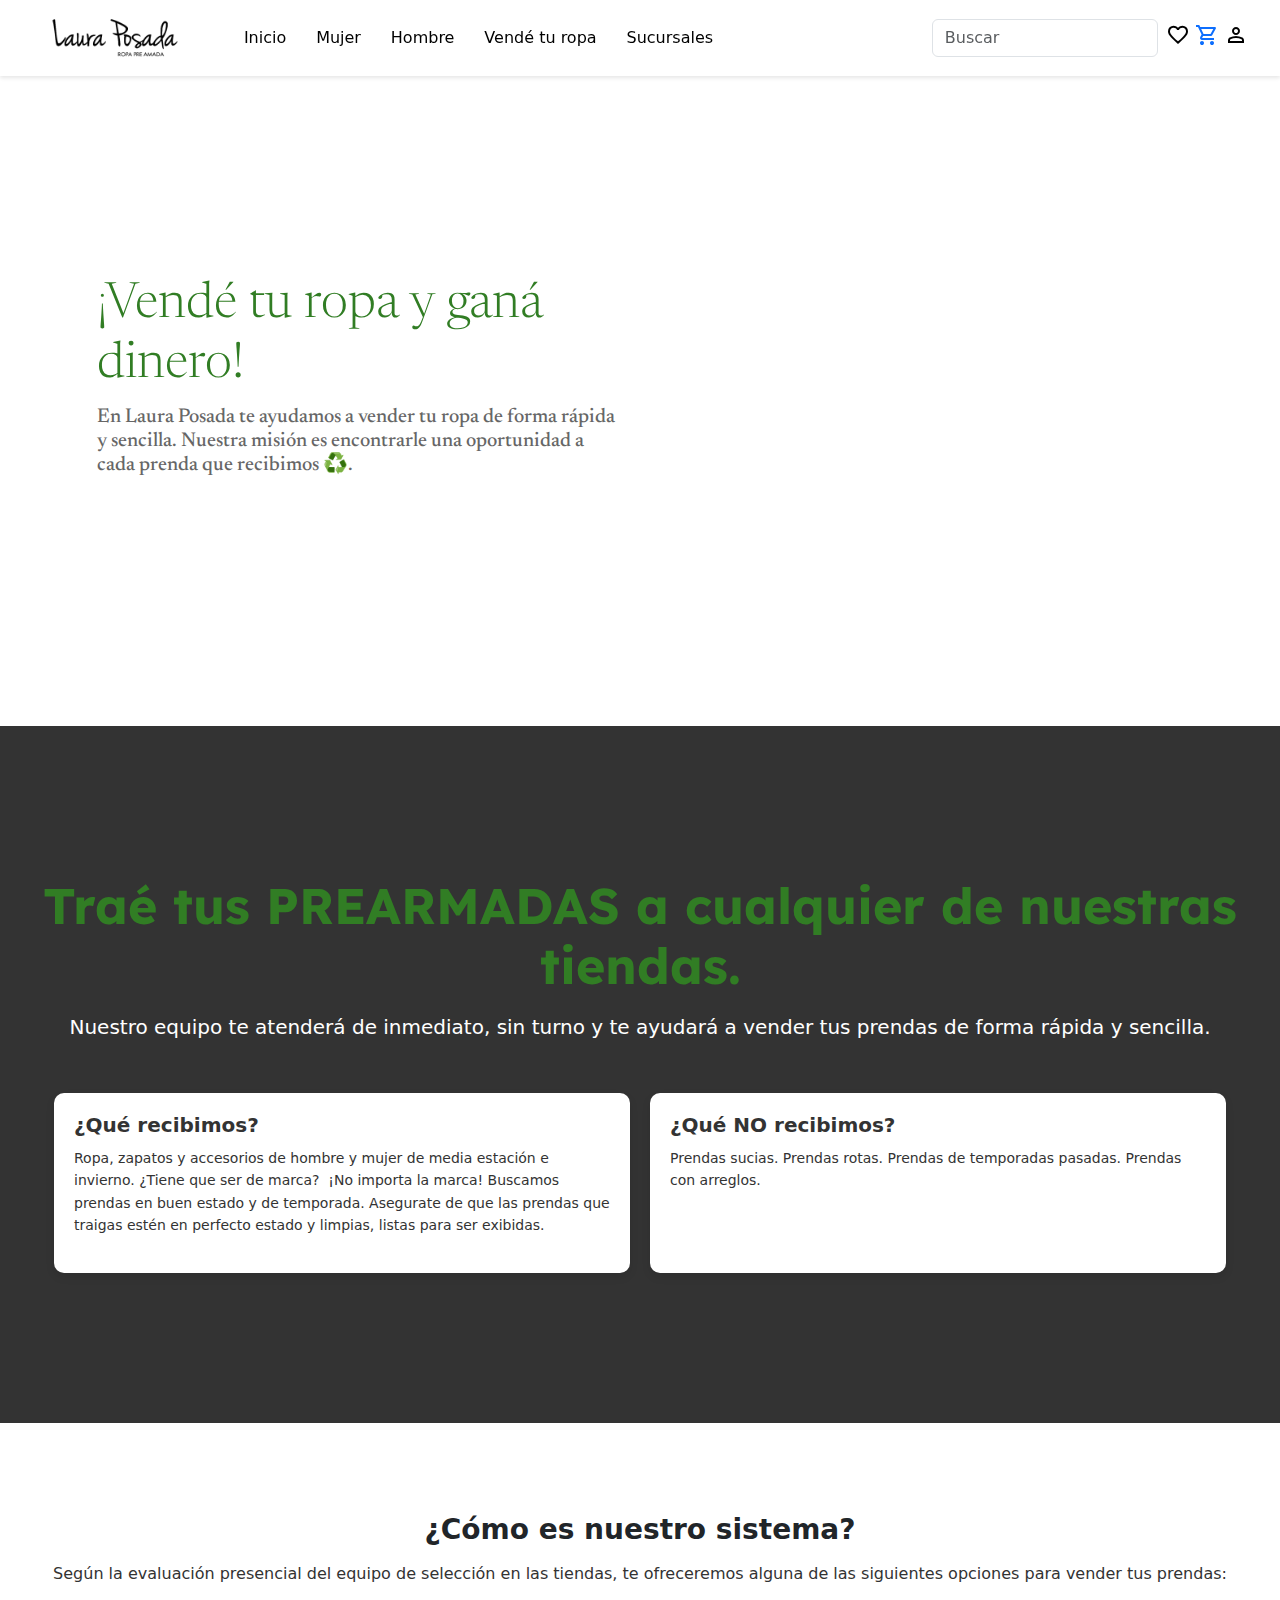
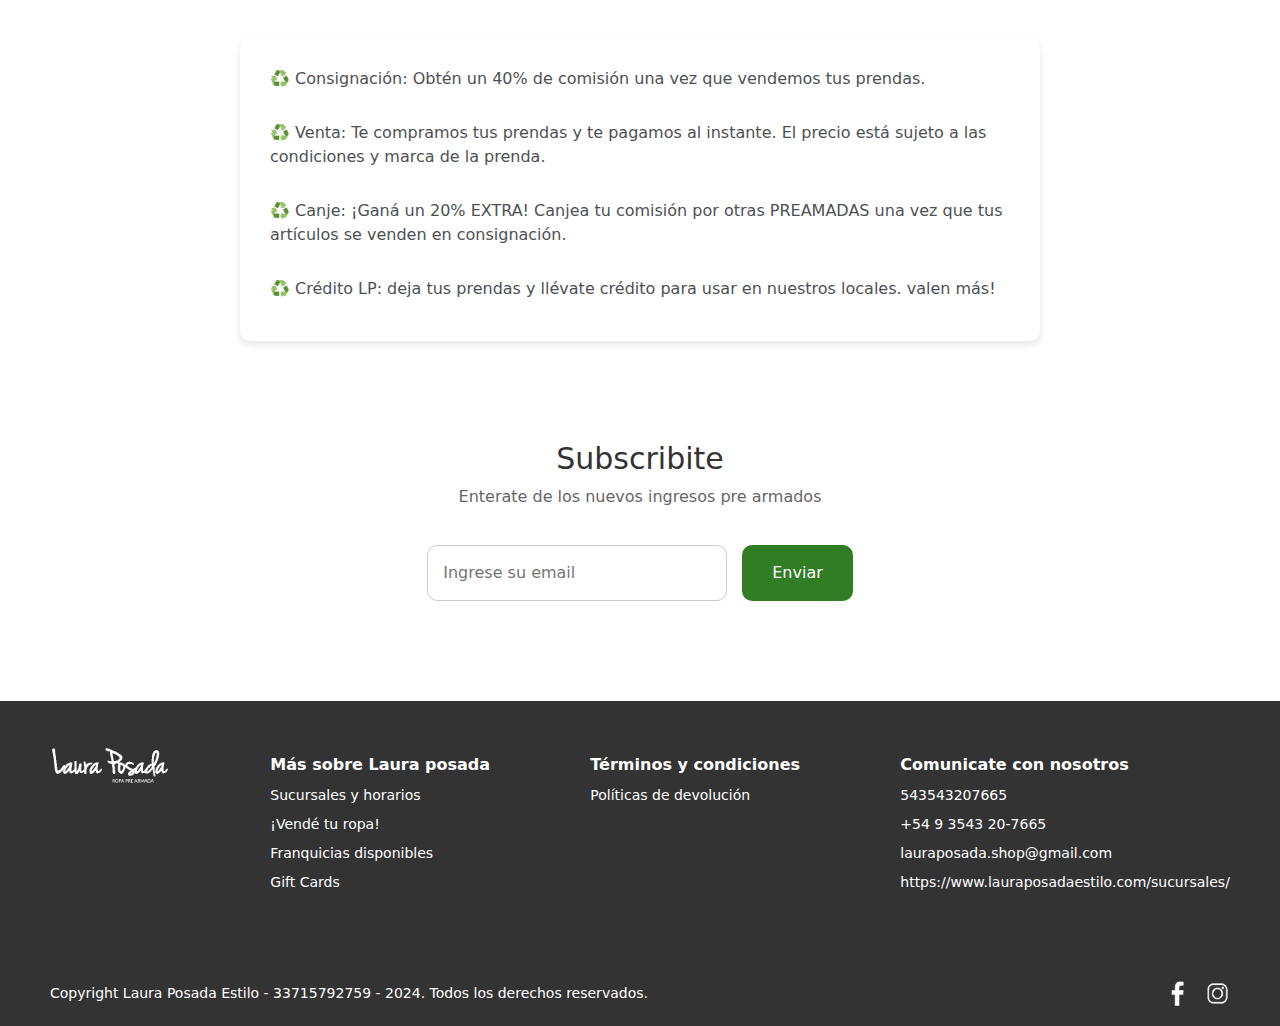
<file: Pages/vendeturopa.html>
<!DOCTYPE html>
<html lang="en">

<head>
    <meta charset="UTF-8">
    <meta name="viewport" content="width=device-width, initial-scale=1.0">
    <title>LauraPosada | vendeturopa</title>
    <meta name="description" content="¡Vendé tu ropa y ganá dinero! En Laura Posada te ayudamos a vender tu ropa de forma rápida y sencilla. Con opciones como consignación, venta, canje y crédito LP. Descubre cómo nuestro sistema funciona para ti.">
    <meta name="keywords" content="vender ropa, ganar dinero con ropa, consignación, venta de ropa, canje ropa, crédito LP, vender ropa fácil, Laura Posada, ropa de segunda mano">


    <link href="https://cdn.jsdelivr.net/npm/bootstrap@5.3.3/dist/css/bootstrap.min.css" rel="stylesheet"
        integrity="sha384-QWTKZyjpPEjISv5WaRU9OFeRpok6YctnYmDr5pNlyT2bRjXh0JMhjY6hW+ALEwIH" crossorigin="anonymous">

    <link rel="stylesheet" href="../css/global.css">
    <link rel="stylesheet"
        href="https://fonts.googleapis.com/css2?family=Material+Symbols+Outlined:opsz,wght,FILL,GRAD@20..48,100..700,0..1,-50..200" />

    <!-- favicon -->
    <link rel="shortcut icon" href="./img/favicon-32x32.png" type="image/x-icon">
</head>

<body>
    <header>


        <a href="../index.html">
            <img class="imglaura"
                src="../img/logo-87415664-1697560641-c38d5e51bc9c6237a9c1dc69c898d2da1697560642-320-0.webp"
                alt="logo en tipografia negra con texto urbn">
        </a>


        <nav>
            <nav class="navbar navbar-expand-lg bg-body-tertiary">
                <div class="container-fluid">

                    <button class="navbar-toggler" type="button" data-bs-toggle="collapse"
                        data-bs-target="#navbarSupportedContent" aria-controls="navbarSupportedContent"
                        aria-expanded="false" aria-label="Toggle navigation">
                        <span class="navbar-toggler-icon"></span>
                    </button>
                    <div class="collapse navbar-collapse" id="navbarSupportedContent">
                        <ul class="navbar-nav me-auto mb-2 mb-lg-0">
                            <li class="nav-item">
                                <a class="nav-link active" aria-current="page" href="../index.html">Inicio</a>
                            </li>
                            <li class="nav-item">
                                <a class="nav-link active" aria-current="page" href="../Pages/mujer.html">Mujer</a>
                            </li>
                            <li class="nav-item">
                                <a class="nav-link active" aria-current="page" href="../Pages/hombre.html">Hombre</a>
                            </li>
                            <li class="nav-item">
                                <a class="nav-link active" aria-current="page" href="#">Vendé tu
                                    ropa</a>
                            </li>
                            <li class="nav-item">
                                <a class="nav-link active" aria-current="page"
                                    href="../Pages/sucursales.html">Sucursales</a>
                            </li>

                        </ul>
                        <form class="d-flex" role="search">
                            <input class="form-control me-2" type="search" placeholder="Buscar" aria-label="Search">
                        </form>
                        <div class="favorito">
                            <button class="favpers"><span class="material-symbols-outlined">
                                    favorite
                                </span></button>
                            <a href=""><span class="material-symbols-outlined">
                                    shopping_cart
                                </span></a>
                            <button class="favpers"><span class="material-symbols-outlined">
                                    person
                                </span></button>
                        </div>
                    </div>
                </div>
            </nav>
        </nav>

    </header>
    <main>
        <!-- Sección Vendé tu ropa y ganá dinero -->
        <section>
            <div class="div1">
                <div class="div1-a">
                    <h1>¡Vendé tu ropa y ganá dinero!</h1>
                    <h2>En Laura Posada te ayudamos a vender tu ropa de forma rápida y sencilla. Nuestra misión es
                        encontrarle una oportunidad a cada prenda que recibimos ♻️.</h2>
                </div>
                <div class="div1-b">
                    <iframe class="videoyout" width="560" height="315" src="https://www.youtube.com/embed/RIRQVQPyWT4?si=Z_uWj3f-hNdxhCg_"
                        frameborder="0" allow="accelerometer; autoplay; encrypted-media; gyroscope; picture-in-picture"
                        allowfullscreen></iframe>
                </div>
            </div>
        </section>

        <!-- Sección traé  tus prendas -->
        <section class="traetusprearmadas">
            <div class="div2">
                <h3>Traé tus PREARMADAS a cualquier de nuestras tiendas.</h3>
                <p>Nuestro equipo te atenderá de inmediato, sin turno y te ayudará a vender tus prendas de forma rápida
                    y sencilla.</p>
            </div>
            <div class="div3">
                <div class="div3-a">
                    <h4>¿Qué recibimos?</h4>
                    <p>Ropa, zapatos y accesorios de hombre y mujer de media estación e invierno.

                        ¿Tiene que ser de marca? 
                        ¡No importa la marca! Buscamos prendas en buen estado y de temporada.

                        Asegurate de que las prendas que traigas estén en perfecto estado y limpias, listas para ser
                        exibidas. </p>
                </div>
                <div class="div3-b">
                    <h4>¿Qué NO recibimos?</h4>
                    <p>Prendas sucias.
                        Prendas rotas.
                        Prendas de temporadas pasadas.
                        Prendas con arreglos.</p>
                </div>
            </div>
        </section>
        <!-- Sección cómo es nuestro sistema -->
        <section>
            <div class="div4">
                <h3>¿Cómo es nuestro sistema?</h3>
                <p>Según la evaluación presencial del equipo de selección en las tiendas, te ofreceremos alguna de las
                    siguientes opciones para vender tus prendas:</p>
            </div>
            <div class="div4-a">
                <ul>
                    <li>
                        ♻️ Consignación: Obtén un 40% de comisión una vez que vendemos tus prendas.
                    </li>
                    <li>
                        ♻️ Venta: Te compramos tus prendas y te pagamos al instante. El precio está sujeto a las
                        condiciones
                        y marca de la prenda.
                    </li>
                    <li>
                        ♻️ Canje: ¡Ganá un 20% EXTRA! Canjea tu comisión por otras PREAMADAS una vez que tus artículos
                        se
                        venden en consignación.
                    </li>
                    <li>
                        ♻️ Crédito LP: deja tus prendas y llévate crédito para usar en nuestros locales. valen más!
                    </li>
                </ul>

            </div>
        </section>
        <!-- Sección Suscripción -->
        <section>
            <div class="suscripcion">
                <div class="textsuscripcion">
                    <h5>Subscribite</h5>
                    <p>Enterate de los nuevos ingresos pre armados</p>
                </div>
                <form class="entradatsuscripcion">
                    <input type="text" placeholder="Ingrese su email">
                    <button type="submit">Enviar</button>
                </form>
            </div>
        </section>
    </main>

    <!-- Footer -->
    <footer>
        <div class="footer">
            <div>
                <img class="imglaura1" src="../img/logoblanco.png" alt="logo laura posada">
            </div>
            <div class="conttextfooter">
                <h6>Más sobre Laura posada</h6>
                <a href="">Sucursales y horarios</a>
                <a href="">¡Vendé tu ropa!</a>
                <a href="">Franquicias disponibles</a>
                <a href="">Gift Cards</a>
            </div>

            <div class="conttextfooter">
                <h6>Términos y condiciones</h6>
                <a href="">Políticas de devolución</a>
            </div>

            <div class="conttextfooter">
                <h6>Comunicate con nosotros</h6>
                <a href="">543543207665</a>
                <a href="">+54 9 3543 20-7665</a>
                <a href="">lauraposada.shop@gmail.com</a>
                <a href="">https://www.lauraposadaestilo.com/sucursales/</a>
            </div>
        </div>
        <div class="copiredes">
            <div>
                <p>Copyright Laura Posada Estilo - 33715792759 - 2024. Todos los derechos reservados.</p>
            </div>
            <div class="redes">
                <a class="iconredes" href=""><img src="../img/face.png" alt="icono facebook"></a>
                <a class="iconredes" href=""><img src="../img/insta.png" alt="icono instagram"></a>
            </div>
        </div>
    </footer>

    <script src="https://cdn.jsdelivr.net/npm/bootstrap@5.3.3/dist/js/bootstrap.bundle.min.js"
        integrity="sha384-YvpcrYf0tY3lHB60NNkmXc5s9fDVZLESaAA55NDzOxhy9GkcIdslK1eN7N6jIeHz"
        crossorigin="anonymous"></script>

</body>

</html>
</file>
<file: css/global.css>
@charset "UTF-8";
@import url("https://fonts.googleapis.com/css2?family=Lexend:wght@100..900&family=Newsreader:ital,opsz,wght@0,6..72,200..800;1,6..72,200..800&display=swap");
* {
  margin: 0;
  padding: 0;
  box-sizing: border-box;
}

.navbar {
  background-color: transparent !important;
}
.navbar .heart,
.navbar .user {
  background: none !important;
}

nav {
  width: 100%;
  display: flex;
  justify-content: space-between;
  align-items: center;
  gap: 50px;
  padding: 10px 20px;
}
nav ul {
  margin-bottom: 0;
  width: 50%;
  display: flex;
  justify-content: space-evenly;
  align-items: center;
  list-style: none;
}
nav ul li {
  transition: transform 0.3s ease, opacity 0.3s ease;
}
nav ul li:hover {
  transform: scale(1.1);
  opacity: 0.8;
}
nav button {
  background: none;
  border: none;
  cursor: pointer;
  transition: transform 0.3s ease, color 0.3s ease;
}
nav button:hover {
  transform: scale(1.1);
  color: #317d24;
}
nav ul li a {
  color: #333;
  text-decoration: none;
  font-weight: bold;
  transition: color 0.3s ease, transform 0.3s ease;
}
nav ul li a:hover {
  color: #317d24;
  transform: scale(1.05);
}

.footer {
  background-color: #333;
  color: white;
  width: 100%;
  display: flex;
  align-items: first baseline;
  justify-content: space-around;
  padding: 40px 0;
}
.footer .imglaura1 {
  width: 120px;
}
.footer .conttextfooter {
  display: flex;
  flex-direction: column;
  align-items: flex-start;
  margin-bottom: 20px;
}
.footer .conttextfooter h6 {
  font-size: 16px;
  font-weight: bold;
  margin-bottom: 10px;
}
.footer .conttextfooter a {
  text-decoration: none;
  color: white;
  font-size: 14px;
  margin-bottom: 8px;
  transition: color 0.3s ease;
}
.footer .conttextfooter a:hover {
  color: #317d24;
}

.copiredes {
  width: 100%;
  display: flex;
  justify-content: space-between;
  align-items: center;
  background-color: #333;
  color: white;
  padding: 20px 50px;
}
.copiredes p {
  font-size: 14px;
  margin: 0;
}
.copiredes .redes {
  display: flex;
  gap: 15px;
}
.copiredes .redes .iconredes {
  display: inline-block;
}
.copiredes .redes .iconredes img {
  width: 25px;
  height: 25px;
  transition: opacity 0.3s ease;
}
.copiredes .redes .iconredes img:hover {
  opacity: 0.7;
}

header {
  display: flex;
  align-items: center;
  justify-content: space-around;
  box-shadow: 0 2px 4px rgba(0, 0, 0, 0.1);
  position: sticky;
  top: 0;
  background-color: #ffffff;
  z-index: 100;
}
header a img {
  align-items: center;
  padding: 10px;
  margin-left: 40px;
}
header .imglaura {
  width: 150px;
}

.sectionbanner {
  position: relative;
}
.sectionbanner h1 {
  position: absolute;
  top: 200px;
  left: 150px;
  z-index: 1000;
}
.sectionbanner h2 {
  position: absolute;
  top: 400px;
  left: 150px;
  z-index: 1000;
  color: white;
  font-weight: 200;
  margin-top: 10px;
  margin-left: 50px;
  width: 800px;
}
.sectionbanner div h1 {
  font-family: "Newsreader", serif;
  font-weight: 300;
  font-style: normal;
  font-size: 4vw;
  color: white;
  margin-left: 5%;
  width: 50vw;
}
.sectionbanner div h2 {
  color: white;
  font-size: 1.1vw;
  font-weight: 200;
  margin-top: 12vh;
  margin-left: 5%;
  width: 45vw;
}

.beneficios {
  display: flex;
  justify-content: center;
  align-items: center;
  margin-top: 100px;
  margin-bottom: 100px;
  gap: 20px;
  flex-wrap: wrap;
  padding: 20px;
  border-radius: 15px;
}

.beneficio {
  display: flex;
  justify-content: center;
  align-items: center;
  padding: 20px;
  border: 1px solid #f3f3f3;
  width: 300px;
  border-radius: 15px;
  background-color: #ffffff;
  box-shadow: 0 2px 4px rgba(0, 0, 0, 0.1);
}

.iconbeneficios {
  transform: scale(2);
  padding-right: 20px !important;
}

.opciones {
  width: 100%;
  display: flex;
  align-items: center;
  justify-content: center;
  gap: 50px;
  margin-bottom: 100px;
}
.opciones .pad-top {
  margin-top: 100px;
}

.categorias {
  position: relative;
  max-width: 500px;
  width: 100%;
  display: flex;
  justify-content: center;
  gap: 50px;
  margin-bottom: 100px;
  transition: transform 0.5s ease-in-out;
  /* Transición para el movimiento suave */
  transform: translateY(20px);
  /* Empieza ligeramente hacia abajo */
}
.categorias:hover {
  transform: translateY(0);
  /* Se mueve a su posición original al pasar el ratón */
}
.categorias img {
  width: 100%;
  height: auto;
  display: block;
  transition: transform 0.3s ease;
  /* Transición para el efecto de imagen */
}
.categorias .textimg {
  position: absolute;
  left: 50%;
  top: 50%;
  transform: translate(-50%, -50%) scale(0.9);
  /* Comienza ligeramente pequeño */
  color: #f3f3f3;
  font-size: 40px;
  filter: drop-shadow(0px 0px 5px black);
  border-radius: 20px;
  text-align: center;
  letter-spacing: 5px;
  opacity: 0;
  /* Inicialmente invisible */
  transition: opacity 0.5s ease, transform 0.5s ease;
  /* Transición suave para las imágenes y el texto */
}
.categorias:hover .textimg {
  opacity: 1;
  /* Se hace visible al pasar el ratón */
  transform: translate(-50%, -50%) scale(1);
  /* Aumenta de tamaño */
}
.categorias:hover img {
  transform: scale(1.05);
  /* Aumenta el tamaño de la imagen al pasar el ratón */
}

#prueba {
  width: 100%;
  margin-bottom: 10vh;
}
#prueba .texto-descuentos-vertodo {
  background-color: #f3f3f3;
  border-radius: 10px;
  display: flex;
  align-items: center;
  justify-content: space-between;
  margin: 0 2vw 0 2vw;
  padding: 5px 20px;
}
#prueba .texto-descuentos-vertodo p {
  font-size: 25px;
  margin-bottom: 0;
}
#prueba .vertodo {
  border: 1px solid #333;
  cursor: pointer;
  font-size: 15px;
  padding: 10px;
  border-radius: 10px;
}
#prueba #contenedor-cards {
  margin-top: 2vh;
}
#prueba #contenedor-cards .card {
  border: none;
  background-color: #f3f3f3;
  border-radius: 10px;
  display: flex;
  flex-direction: column;
  position: relative;
  box-shadow: 0 4px 6px rgba(0, 0, 0, 0.1);
  transition: transform 0.3s ease, box-shadow 0.3s ease-in-out;
}
#prueba #contenedor-cards .card:hover {
  transform: scale(1.05);
  box-shadow: 0 10px 20px rgba(0, 0, 0, 0.2);
}
#prueba #contenedor-cards .card .heart {
  position: absolute;
  top: 10px;
  left: 10px;
  background-color: #ffffff;
  border-radius: 50%;
  padding: 10px;
  font-size: 1.5rem;
  color: #f44336;
  cursor: pointer;
  transition: color 0.3s ease;
}
#prueba #contenedor-cards .card .heart:hover {
  color: #d32f2f;
}
#prueba #contenedor-cards .card .imgcard {
  width: 100%;
  border-radius: 10px 10px 0 0;
  object-fit: cover;
  height: 200px;
}
#prueba #contenedor-cards .card .cardbot {
  display: flex;
  justify-content: space-between;
  padding: 10px;
  background-color: #fff;
  border-radius: 0 0 10px 10px;
}
#prueba #contenedor-cards .card .cardbot .starpoint {
  display: flex;
  align-items: center;
  font-size: 1.2rem;
}
#prueba #contenedor-cards .card .cardbot .starpoint .material-symbols-outlined {
  color: #ffd700;
}
#prueba #contenedor-cards .card .cardbot .starpoint .starpoint {
  margin-left: 5px;
}
#prueba #contenedor-cards .card .cardbot p {
  font-size: 1rem;
  color: #333;
}
#prueba #contenedor-cards .card .cardbot .text-muted {
  font-size: 1rem;
  color: #999;
  text-decoration: line-through;
}

.suscripcion {
  display: flex;
  flex-direction: column;
  align-items: center;
  justify-content: center;
  background-color: #ffffff;
  border-radius: 10px;
  margin-bottom: 100px;
}
.suscripcion .textsuscripcion {
  margin-bottom: 20px;
  text-align: center;
}
.suscripcion .textsuscripcion h5 {
  font-size: 30px;
  color: #333;
  font-weight: 300;
}
.suscripcion .textsuscripcion p {
  font-size: 16px;
  color: #666;
  font-weight: 300;
}
.suscripcion .entradatsuscripcion {
  display: flex;
  justify-content: center;
  gap: 15px;
}
.suscripcion .entradatsuscripcion input {
  padding: 15px;
  width: 300px;
  border: 1px solid #ccc;
  border-radius: 10px;
  font-size: 16px;
  outline: none;
  transition: border-color 0.3s ease;
}
.suscripcion .entradatsuscripcion input:focus {
  border-color: #317d24;
}
.suscripcion .entradatsuscripcion button {
  background-color: #317d24;
  color: white;
  padding: 15px 30px;
  border: none;
  border-radius: 10px;
  font-size: 16px;
  cursor: pointer;
  transition: background-color 0.3s ease;
}
.suscripcion .entradatsuscripcion button:hover {
  background-color: rgb(33.4782608696, 85.4037267081, 24.5962732919);
}

.portadasectionmujer .imgportmujer {
  width: 100%;
}

.portadasectionmujer .imgporthombre {
  width: 100%;
}

.divh1mujer {
  text-align: center;
  margin-top: 40px;
}
.divh1mujer h1 {
  font-family: "Newsreader", serif;
  font-size: 36px;
  font-weight: 500;
  color: black;
}

.divcategoria {
  display: flex;
  justify-content: left;
  align-items: center;
  font-size: 20px;
  margin-left: 2vw;
}
.divcategoria p {
  color: black;
  margin-bottom: 0;
  padding: 5px;
  font-size: 1.4rem;
}
.divcategoria .material-symbols-outlined {
  color: #333;
}

.cantproductosgen {
  margin: 0 35px;
  background-color: #f3f3f3;
  margin-bottom: 50px;
  border-radius: 15px;
}
.cantproductosgen .cantproductos {
  display: flex;
  align-items: center;
  justify-content: space-between;
  padding: 5px 20px;
}
.cantproductosgen .cantproductos p {
  font-size: 16px;
  margin-bottom: 0;
}
.cantproductosgen .cantproductos .ordenar {
  display: flex;
  gap: 15px;
}
.cantproductosgen .cantproductos .ordenar button {
  padding: 5px 10px;
  font-size: 14px;
  background-color: #ffffff;
  color: black;
  border: none;
  border-radius: 5px;
  cursor: pointer;
  transition: background-color 0.3s ease;
}
.cantproductosgen .cantproductos .ordenar button:hover {
  color: #f3f3f3;
  background-color: rgb(33.4782608696, 85.4037267081, 24.5962732919);
}

.divgeneral {
  display: flex;
  justify-content: space-between;
  gap: 20px;
  flex-wrap: wrap;
  /* Permite que los elementos se ajusten en pantallas más pequeñas */
  padding: 20px;
}
.divgeneral .divizq {
  padding: 20px;
  /* Inicialmente oculta para la animación */
  transform: translateX(-50px);
  /* Empuja el contenido hacia la izquierda */
  transition: opacity 0.5s ease, transform 0.5s ease;
  animation: slideIn 0.7s forwards;
  /* Animación de entrada */
}
@keyframes slideIn {
  0% {
    opacity: 0;
    transform: translateX(-50px);
    /* Empuja desde la izquierda */
  }
  100% {
    opacity: 1;
    transform: translateX(0);
    /* Mueve al lugar original */
  }
}
.divgeneral .divizq .titfiltros {
  font-size: 18px;
  font-weight: bold;
  margin-bottom: 15px;
  color: #333;
  /* Mejor contraste */
}
.divgeneral .divizq .gencategorias .titcat {
  font-weight: 600;
  margin-top: 20px;
  margin-bottom: 10px;
  font-size: 16px;
  color: #444;
  /* Color más suave */
  transition: color 0.3s ease;
}
.divgeneral .divizq .gencategorias .titcat:hover {
  color: #317d24;
  /* Efecto hover en color */
}
.divgeneral .divizq .gencategorias p {
  font-size: 14px;
  margin-bottom: 10px;
  color: #555;
}
.divgeneral .divizq .gencategorias div {
  margin-bottom: 15px;
}
.divgeneral .divizq .gencategorias div label {
  font-size: 14px;
  color: #666;
  transition: color 0.3s ease;
}
.divgeneral .divizq .gencategorias div label:hover {
  color: #317d24;
  /* Efecto hover en label */
}
.divgeneral .divizq .gencategorias div input[type=checkbox] {
  margin-right: 10px;
  cursor: pointer;
}
.divgeneral .divizq:hover {
  background-color: #f5f5f5;
  /* Fondo al pasar el ratón */
  box-shadow: 0 4px 8px rgba(0, 0, 0, 0.1);
  /* Sombra para destacar */
  transform: translateX(10px);
  /* Desplazamiento al pasar el mouse */
}
.divgeneral .divder {
  display: flex;
  flex-direction: column;
}
.divgeneral .divder .card {
  border: none;
  background-color: #f3f3f3;
  /* Fondo claro para las cards */
  border-radius: 10px;
  box-shadow: 0 4px 6px rgba(0, 0, 0, 0.1);
  overflow: hidden;
  transition: transform 0.3s ease, box-shadow 0.3s ease;
  display: flex;
  flex-direction: column;
  padding: 15px;
  position: relative;
}
.divgeneral .divder .card p {
  margin: 0;
  padding: 0.3rem;
}
.divgeneral .divder .card .heart {
  background-color: #f3f3f3;
  border-radius: 50%;
  padding: 10px;
  color: #f44336;
  cursor: pointer;
  transition: color 0.3s ease;
}
.divgeneral .divder .card .heart:hover {
  color: #d32f2f;
}
.divgeneral .divder .card .imgcard {
  margin-top: 3vh;
  width: 100%;
  height: 200px;
  object-fit: cover;
  border-radius: 5px;
}
.divgeneral .divder .card .cardbot {
  display: flex;
  justify-content: space-between;
  margin-top: 10px;
}
.divgeneral .divder .card .cardbot p {
  font-size: 14px;
  margin: 0;
}
.divgeneral .divder .card .cardbot .starpoint {
  display: flex;
  align-items: flex-start;
  font-size: 16px;
  color: #317d24;
  /* Estilo para las estrellas */
}
.divgeneral .divder .card:hover {
  transform: translateY(-10px);
  /* Desplazamiento vertical cuando pasa el mouse */
  box-shadow: 0 8px 12px rgba(0, 0, 0, 0.2);
  /* Sombra más intensa en hover */
}

.divpages nav {
  justify-content: center;
}
.divpages .pagination {
  gap: 10px;
}
.divpages .pagination .page-item {
  background-color: transparent;
  border: none;
}
.divpages .pagination .page-item.disabled .page-link {
  pointer-events: none;
  opacity: 0.5;
}
.divpages .pagination .page-item .page-link {
  padding: 10px 15px;
  font-size: 14px;
  color: #333;
  background-color: transparent;
  border: none;
  border-radius: 5px;
  cursor: pointer;
  transition: background-color 0.3s, color 0.3s;
}
.divpages .pagination .page-item .page-link:hover {
  background-color: #f3f3f3;
  color: #317d24;
}
.divpages .pagination .page-item.active .page-link {
  background-color: #317d24;
  color: white;
  border: 1px solid #317d24;
}
.divpages .pagination .page-item.active .page-link:hover {
  background-color: rgb(33.4782608696, 85.4037267081, 24.5962732919);
  color: white;
}
.divpages .pagination .material-symbols-outlined {
  font-size: 18px;
  color: #333;
  transition: color 0.3s;
}
.divpages .pagination .material-symbols-outlined:hover {
  color: #317d24;
}

section .div1 {
  display: flex;
  justify-content: center;
  align-items: center;
  margin-bottom: 150px;
  margin-top: 100px;
}
section .div1 .div1-a {
  width: 50vw;
  padding: 20px;
}
section .div1 .div1-a h1 {
  font-family: "Newsreader", serif;
  color: #317d24;
  font-size: 50px;
  font-weight: 300;
  font-style: normal;
  margin-bottom: 10px;
  padding: 0 0 0 6vw;
}
section .div1 .div1-a h2 {
  font-family: "Newsreader", serif;
  font-size: 20px;
  color: #666;
  padding: 0 0 0 6vw;
  margin-bottom: 0;
}
section .div1 .div1-b {
  width: 50vw;
  padding: 0 6vw 0 0;
  display: flex;
  justify-content: center;
}
section .div1 .div1-b iframe {
  width: 100%;
  height: 400px;
  border-radius: 10px;
}

.traetusprearmadas {
  background-color: #333;
  color: white;
  padding: 150px 0;
  margin-bottom: 10vh;
}
.traetusprearmadas .div2 {
  text-align: center;
  margin-bottom: 50px;
}
.traetusprearmadas .div2 h3 {
  font-family: "Lexend", sans-serif;
  font-size: 50px;
  color: #317d24;
  font-weight: bold;
  margin-bottom: 15px;
}
.traetusprearmadas .div2 p {
  font-size: 20px;
  line-height: 1.6;
}
.traetusprearmadas .div3 {
  display: flex;
  gap: 20px;
  justify-content: center;
  flex-wrap: wrap;
}
.traetusprearmadas .div3 .div3-a,
.traetusprearmadas .div3 .div3-b {
  background-color: #fff;
  color: #333;
  padding: 20px;
  border-radius: 10px;
  width: 45%;
  box-shadow: 0 4px 8px rgba(0, 0, 0, 0.1);
  transition: transform 0.3s ease, box-shadow 0.3s ease;
}
.traetusprearmadas .div3 .div3-a h4,
.traetusprearmadas .div3 .div3-b h4 {
  font-size: 20px;
  font-weight: bold;
  margin-bottom: 10px;
}
.traetusprearmadas .div3 .div3-a p,
.traetusprearmadas .div3 .div3-b p {
  font-size: 14px;
  line-height: 1.6;
}
.traetusprearmadas .div3 .div3-a:hover,
.traetusprearmadas .div3 .div3-b:hover {
  transform: translateY(-10px);
  box-shadow: 0 8px 16px rgba(0, 0, 0, 0.2);
}

section {
  margin-bottom: 100px;
}
section .div4 {
  text-align: center;
  margin-bottom: 50px;
}
section .div4 h3 {
  font-size: 28px;
  font-weight: bold;
  margin-bottom: 15px;
}
section .div4 p {
  font-size: 16px;
  line-height: 1.6;
  color: #333;
}
section .div4-a {
  background-color: white;
  border-radius: 10px;
  box-shadow: 0 4px 8px rgba(0, 0, 0, 0.1);
  padding: 20px;
  max-width: 800px;
  margin: 0 auto;
}
section .div4-a ul {
  list-style: none;
  padding: 0;
  margin: 0;
  transition: all 0.4s ease;
  /* Transición suave para todos los ul */
}
section .div4-a ul li {
  margin-bottom: 10px;
  font-size: 16px;
  position: relative;
  opacity: 1;
  padding: 10px;
  transition: all 0.3s ease;
  /* Transición suave para cada item */
  /* Efecto por defecto */
  /* Efecto hover */
  /* Animación de color suave */
  /* Para el resto de los items en hover (difuminados) */
}
section .div4-a ul li:not(:hover) {
  opacity: 0.8;
  /* Los elementos no seleccionados son un poco opacos */
  transform: translateY(0);
  /* Sin desplazamiento al principio */
}
section .div4-a ul li:hover {
  transform: translateY(-10px);
  /* Desliza el elemento hacia arriba */
  opacity: 1;
  /* El elemento en hover tiene opacidad total */
  z-index: 1;
  /* Asegura que el item hover quede encima de los otros */
  box-shadow: 0 4px 20px rgba(0, 0, 0, 0.2);
  /* Sombra sutil para resaltar */
  background-color: rgba(0, 0, 0, 0.1);
  /* Color de fondo sutil al pasar el ratón */
}
section .div4-a ul li:hover {
  color: #317d24;
  /* Cambia el color del texto en hover */
}
section .div4-a ul li ~ li {
  opacity: 0.5;
  /* Los items que no están en hover se difuminan */
  transform: translateY(0);
  /* Sin desplazamiento en los demás */
}

main {
  background-color: #ffffff;
}
main .portadasucursales {
  width: 100%;
  height: auto;
  margin-bottom: 40px;
}
main .portadasucursales .imgportadasuc {
  width: 100%;
  height: auto;
}
main .h1sucursales {
  position: absolute;
  background-color: rgba(0, 0, 0, 0.737254902);
  top: 330px;
  padding: 50px 50px 50px 200px;
  border-radius: 20px;
  margin-left: -40px;
}
main .h1sucursales h1 {
  font-family: "Newsreader", serif;
  font-size: 100px;
  font-weight: 300;
  font-style: normal;
  color: #f3f3f3;
  margin-bottom: 0;
}
main .h1sucursales h2 {
  font-size: 30px;
  font-weight: 300;
  color: #f3f3f3;
}
main .ubiform {
  display: flex;
  margin-bottom: 100px;
}
main .ubiform .ubicaciones {
  display: flex;
  flex-direction: column;
  background-color: white;
  border-radius: 10px;
  padding: 20px;
  margin-bottom: 20px;
  margin-left: 50px;
  box-shadow: 0 4px 6px rgba(0, 0, 0, 0.1);
  transition: transform 0.3s ease-in-out, box-shadow 0.3s ease;
}
main .ubiform .ubicaciones:hover {
  transform: scale(1.05) translateX(10%);
  box-shadow: 0 6px 15px rgba(0, 0, 0, 0.2);
}
main .ubiform .ubicaciones .divubicacion {
  display: flex;
  align-items: center;
  transition: transform 0.3s ease-in-out;
}
main .ubiform .ubicaciones .divubicacion p {
  font-size: 18px;
  font-weight: 600;
  margin-right: 10px;
  margin-bottom: 0;
}
main .ubiform .ubicaciones .divubicacion .material-symbols-outlined {
  font-size: 30px;
  color: #317d24;
  transition: transform 0.3s ease-in-out;
}
main .ubiform .ubicaciones .divubicacion:hover {
  transform: scale(1.1);
}
main .ubiform .ubicaciones .direccion p {
  font-size: 16px;
  color: #333;
}
main .ubiform .divformcont {
  width: 30vw;
  height: 45vh;
  margin: 0 auto;
  background-color: white;
  padding: 30px;
  border-radius: 10px;
  box-shadow: 0 4px 6px rgba(0, 0, 0, 0.1);
}
main .ubiform .divformcont h5 {
  font-size: 22px;
  font-weight: bold;
  color: #333;
  margin-bottom: 20px;
  text-align: center;
}
main .ubiform .divformcont .mb-3 {
  margin-bottom: 15px;
}
main .ubiform .divformcont .mb-3 label {
  font-size: 16px;
  font-weight: 600;
  color: #333;
  margin-bottom: 8px;
}
main .ubiform .divformcont .mb-3 .form-control {
  width: 100%;
  padding: 12px;
  font-size: 14px;
  border-radius: 8px;
  border: 1px solid #ddd;
  margin-top: 5px;
}
main .ubiform .divformcont .mb-3 .form-control:focus {
  border-color: #4caf50;
}
main .ubiform .divformcont .mb-3 textarea.form-control {
  resize: vertical;
}
main .ubiform .divformcont input[type=submit] {
  background-color: #4caf50;
  color: white;
  border: none;
  padding: 12px 30px;
  font-size: 16px;
  border-radius: 8px;
  cursor: pointer;
  transition: background-color 0.3s ease;
}
main .ubiform .divformcont input[type=submit]:hover {
  background-color: rgb(60.5577689243, 139.4422310757, 63.7450199203);
}

@media (max-width: 1024px) {
  /* Pantallas pequeñas de escritorio / laptops - Ajustes específicos */
  .sectionbanner {
    margin: 0;
  }
  .sectionbanner h1 {
    top: 100px;
    left: 140px;
  }
  .sectionbanner h2 {
    top: 150px;
    left: 140px;
    margin-top: 10px;
    margin-left: 50px;
    width: 800px;
  }
  .sectionbanner div h1 {
    font-size: 4vw;
    margin-left: 5%;
    width: 50vw;
  }
  .sectionbanner div h2 {
    font-size: 1.1vw;
    font-weight: 200;
    margin-top: 12vh;
    margin-left: 5%;
    width: 45vw;
  }
  .beneficios {
    display: flex;
    margin: 2vw;
    gap: 20px;
    padding: 20px;
  }
  .beneficio {
    width: 220px;
    padding: 1vw;
  }
  .iconbeneficios {
    transform: scale(1);
  }
  h3 {
    font-size: 2vw;
    margin-bottom: 0;
  }
}
@media (max-width: 768px) {
  /* Tabletas - Ajustes específicos */
  .sectionbanner {
    margin-bottom: 0;
  }
  .sectionbanner h1 {
    top: 100px;
    left: 70px;
  }
  .sectionbanner h2 {
    top: 90px;
    left: 70px;
    margin-top: 10px;
    margin-left: 50px;
    width: 800px;
  }
  .sectionbanner div h1 {
    font-size: 4vw;
    margin-left: 5%;
    width: 50vw;
  }
  .sectionbanner div h2 {
    font-size: 1.1vw;
    font-weight: 200;
    margin-top: 12vh;
    margin-left: 5%;
    width: 45vw;
  }
  .beneficios {
    display: flex;
    margin: 2vw;
    gap: 20px;
    padding: 20px;
  }
  .beneficio {
    width: 180px;
    padding: 1vw;
  }
  .iconbeneficios {
    transform: scale(1);
  }
  h3 {
    font-size: 2vw;
    margin-bottom: 0;
  }
}
@media (max-width: 480px) {
  /* Móviles - Ajustes específicos */
  .sectionbanner {
    margin-bottom: 0;
  }
  .sectionbanner h1 {
    top: 50px;
    left: 50px;
  }
  .sectionbanner h2 {
    top: 0;
    left: 50px;
  }
  .sectionbanner div h1 {
    font-size: 4vw;
    margin-left: 5%;
    width: 50vw;
  }
  .sectionbanner div h2 {
    font-size: 1.1vw;
    font-weight: 200;
    margin-top: 12vh;
    margin-left: 5%;
    width: 45vw;
  }
  .beneficios {
    display: flex;
    flex-direction: column;
    margin: 0;
    gap: 20px;
    padding: 20px;
  }
  .beneficio {
    width: 150px;
    padding: 1vw;
  }
  .iconbeneficios {
    transform: scale(1);
  }
  h3 {
    font-size: 2vw;
    margin-bottom: 0;
  }
  .footer {
    display: flex;
    flex-direction: column;
    align-items: center;
    padding: 40px 0;
  }
  .footer .imglaura1 {
    width: 120px;
    margin-bottom: 5vw;
  }
  .footer .conttextfooter {
    display: flex;
    flex-direction: column;
    align-items: center;
    justify-content: center;
    margin-bottom: 20px;
  }
  section .div1 {
    display: flex;
    flex-direction: column;
    justify-content: center;
    align-items: center;
    margin-bottom: 20vw;
    margin-top: 2vh;
  }
  section .div1 .div1-a {
    padding: 10vw;
    width: 100vw;
  }
  section .div1 .div1-a h1 {
    font-size: 2rem;
    margin-bottom: 10px;
  }
  section .div1 .div1-a h2 {
    font-size: 1rem;
    color: #666;
    margin-bottom: 0;
  }
  section .div1 .div1-b {
    width: 90vw;
    padding: 0 6vw 0 0;
  }
  main .h1sucursales {
    position: absolute;
    background-color: rgba(48, 48, 48, 0.737254902);
    top: 10vh;
    width: 70vw;
    height: 4vh;
  }
  main .h1sucursales h1 {
    font-size: 10vw;
    position: absolute;
    left: 20vw;
    top: 1vh;
  }
  main .h1sucursales h2 {
    font-size: 3vw;
    position: absolute;
    left: 20vw;
    top: 7vh;
  }
  main .ubiform {
    display: flex;
    flex-direction: column;
    margin-bottom: 100px;
  }
  main .ubiform .ubicaciones {
    width: 70vw;
  }
  main .ubiform .divformcont {
    width: 80vw;
    height: 45vh;
    padding: 30px;
  }
  main .suscripcion .entradatsuscripcion {
    display: flex;
    flex-direction: column;
    justify-content: center;
  }
  .opciones {
    width: 100%;
    display: flex;
    flex-direction: column;
  }
  .opciones .pad-top {
    margin-top: 100px;
  }
  .categorias {
    position: relative;
    max-width: 300px;
    width: 100%;
    display: flex;
    justify-content: center;
    gap: 20px;
    margin-bottom: 50px;
    transition: transform 0.5s ease-in-out;
    /* Transición para el movimiento suave */
    transform: translateY(20px);
    /* Empieza ligeramente hacia abajo */
  }
  .categorias:hover {
    transform: translateY(0);
    /* Se mueve a su posición original al pasar el ratón */
  }
  .categorias img {
    width: 100%;
    height: auto;
    display: block;
    transition: transform 0.3s ease;
    /* Transición para el efecto de imagen */
  }
}

/*# sourceMappingURL=global.css.map */
</file>
